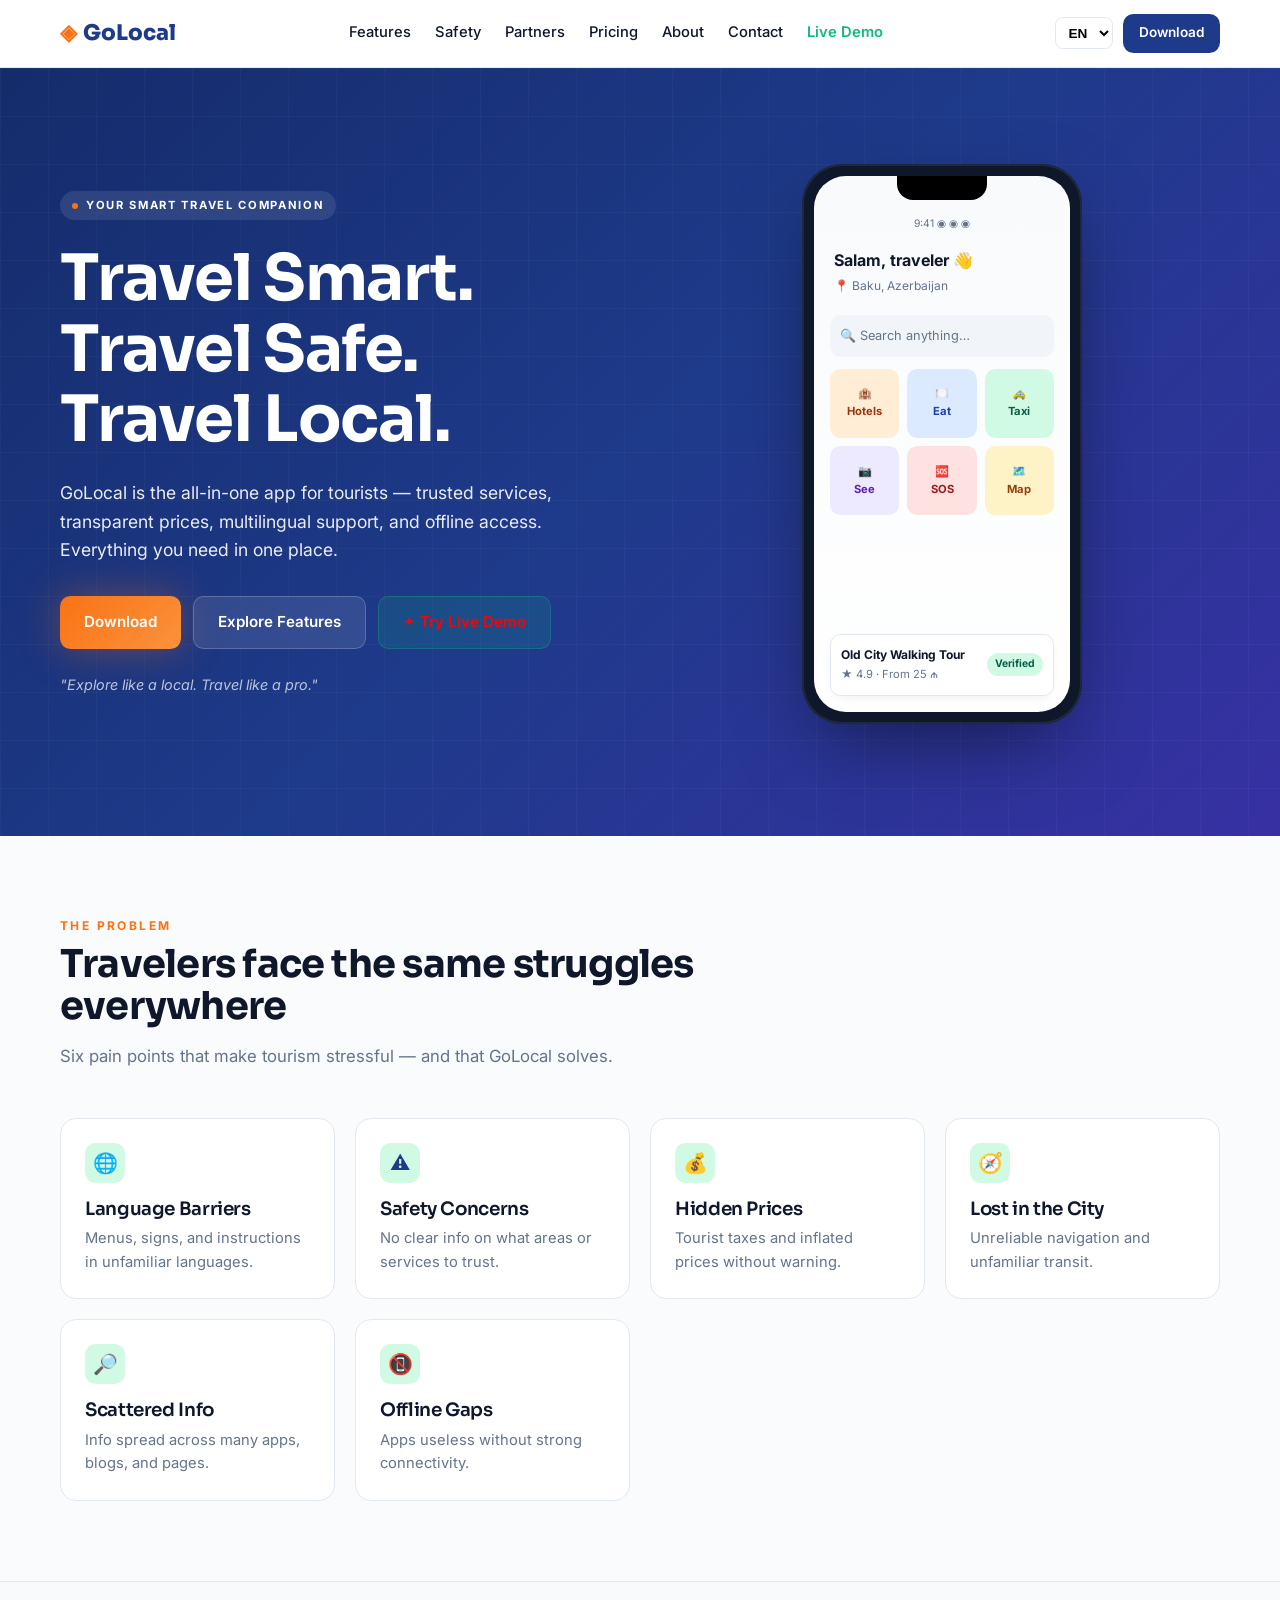
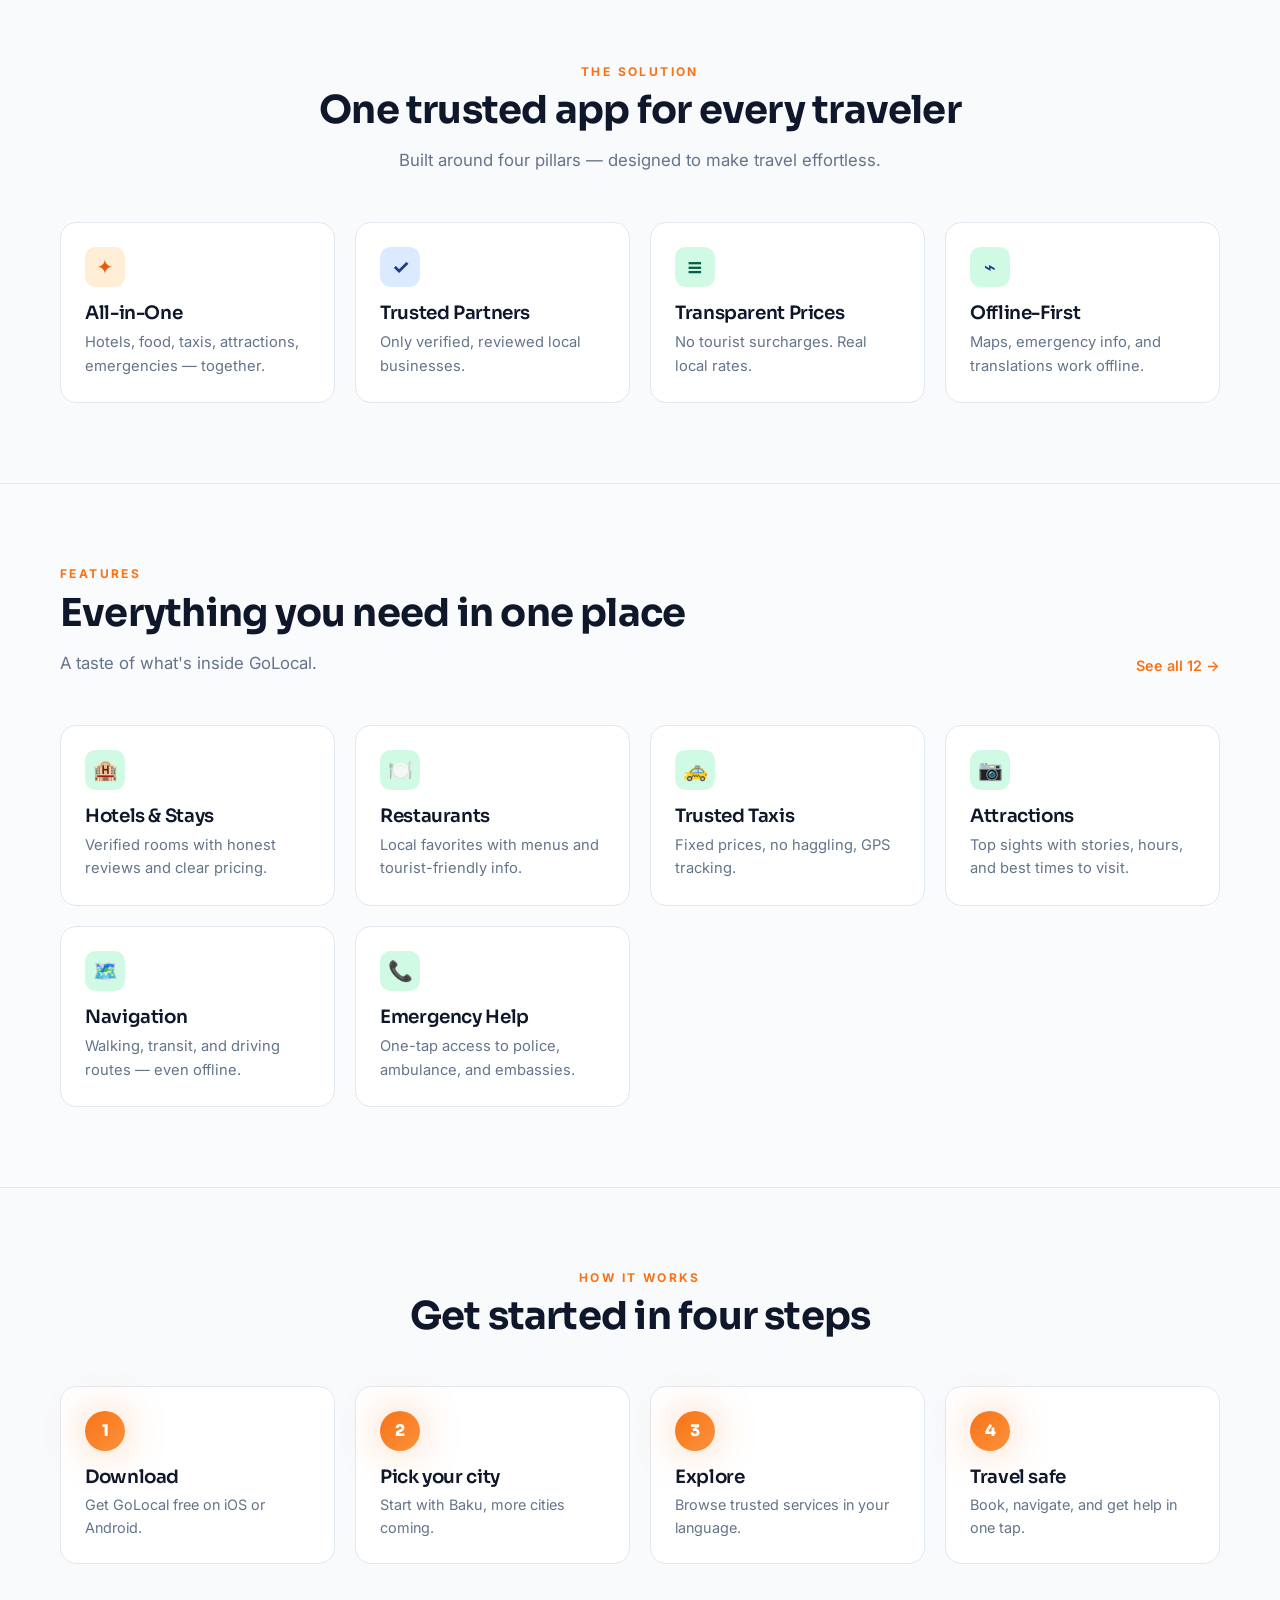
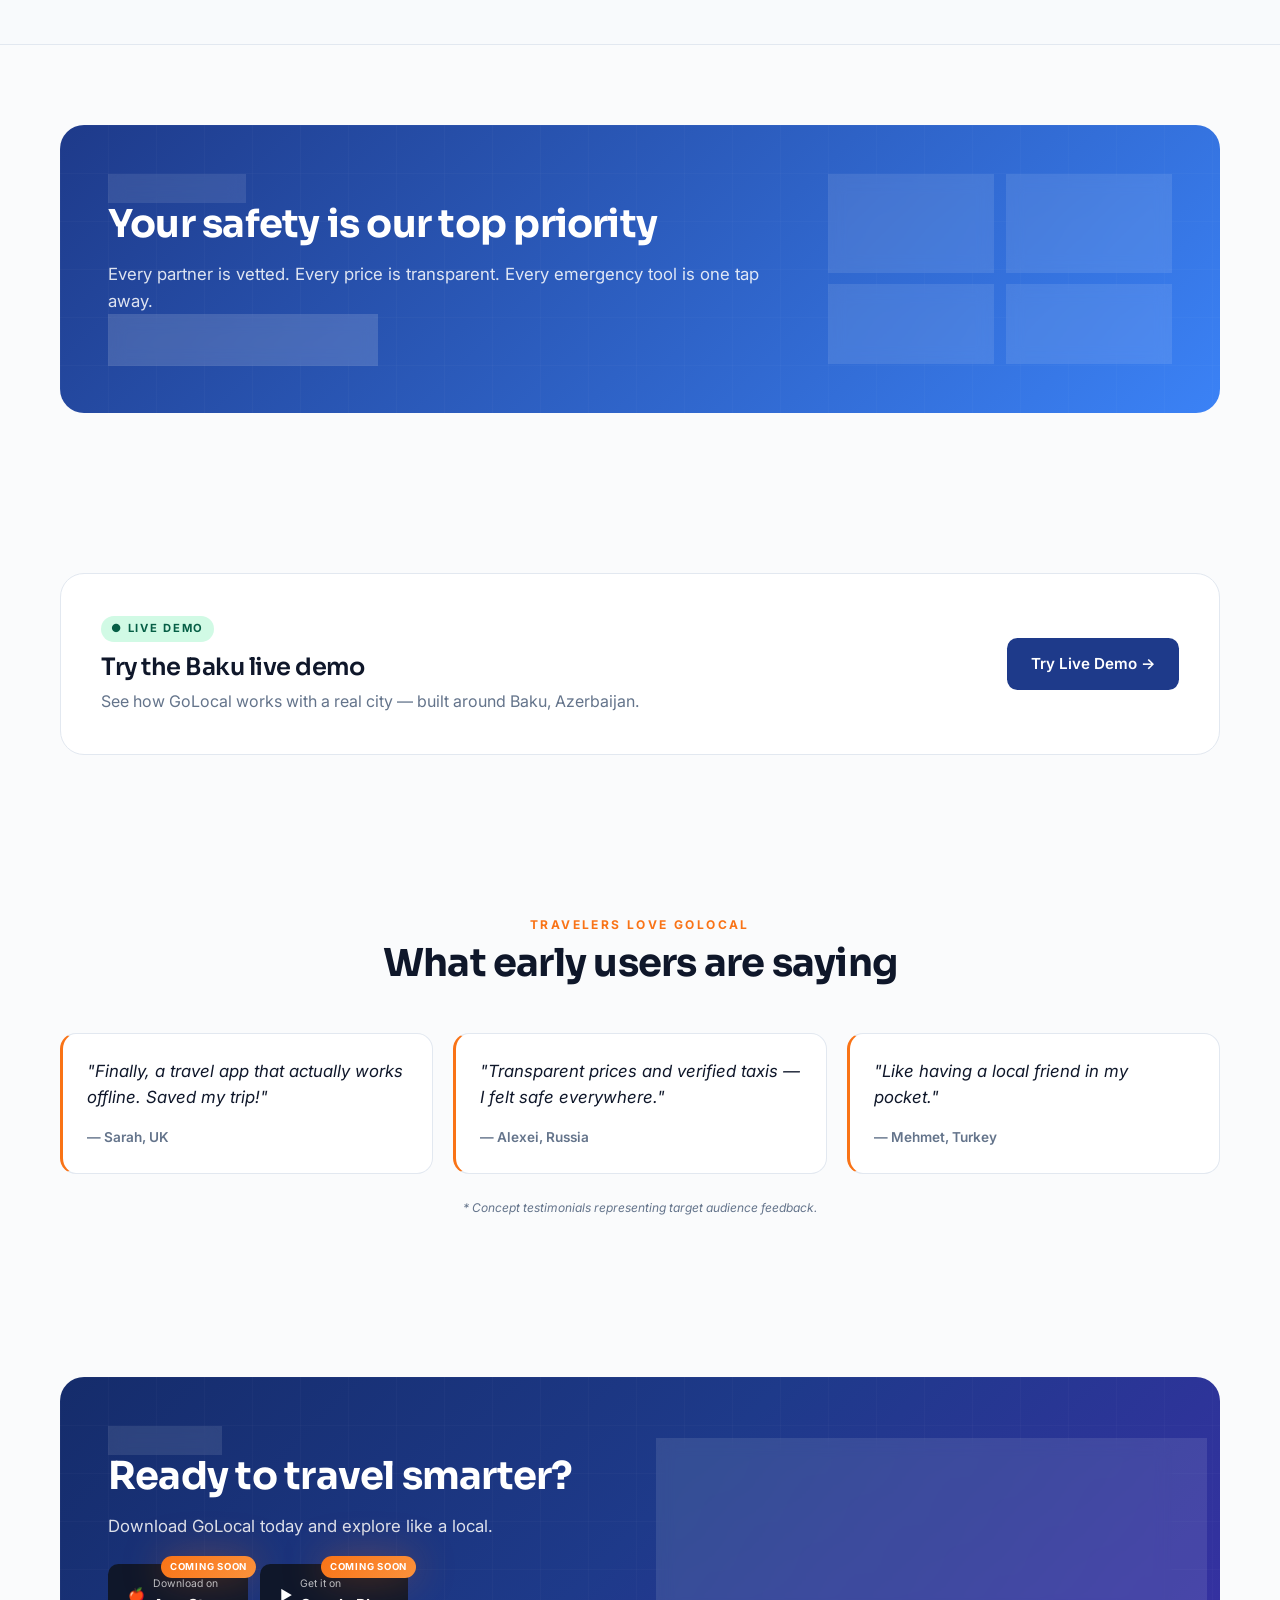
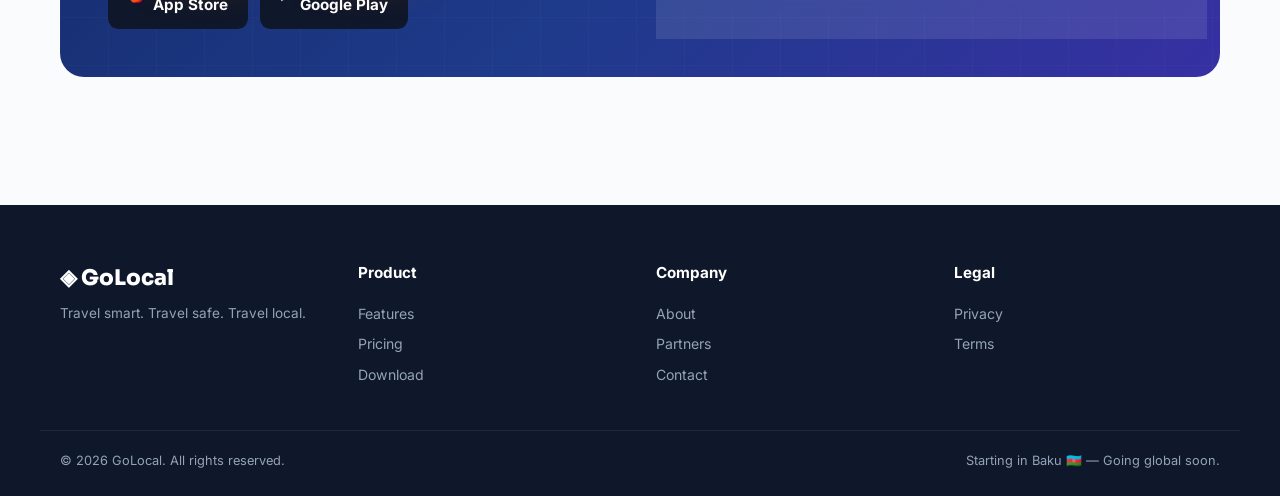
<file: index.html>
<!DOCTYPE html>
<html lang="en">
<head>
<meta charset="UTF-8" />
<meta name="viewport" content="width=device-width, initial-scale=1.0" />
<title>GoLocal — Travel Smart. Travel Safe. Travel Local.</title>
<meta name="description" content="GoLocal is the all-in-one travel assistant for tourists: trusted services, transparent prices, multilingual support, and offline access." />
<meta property="og:title" content="GoLocal — Explore Like a Local" />
<meta property="og:description" content="All-in-one travel app for trusted services and transparent prices." />
<link rel="preconnect" href="https://fonts.googleapis.com">
<link rel="preconnect" href="https://fonts.gstatic.com" crossorigin>
<link href="https://fonts.googleapis.com/css2?family=Sora:wght@500;600;700;800&family=Inter:wght@400;500;600;700&display=swap" rel="stylesheet">
<link rel="stylesheet" href="styles.css" />
</head>
<body>

<!-- HEADER -->
<header class="site-header">
  <div class="container header-inner">
    <a href="index.html" class="logo">
      <span class="logo-mark">◈</span> GoLocal
    </a>
    <nav class="main-nav" id="mainNav">
      <a href="features.html" data-i18n="nav.features">Features</a>
      <a href="safety.html" data-i18n="nav.safety">Safety</a>
      <a href="partners.html" data-i18n="nav.partners">Partners</a>
      <a href="pricing.html" data-i18n="nav.pricing">Pricing</a>
      <a href="about.html" data-i18n="nav.about">About</a>
      <a href="contact.html" data-i18n="nav.contact">Contact</a>
      <a href="demo.html" class="nav-demo" data-i18n="nav.demo">Live Demo</a>
    </nav>
    <div class="header-right">
      <select id="langSwitcher" class="lang-switcher" aria-label="Language">
        <option value="en">EN</option>
        <option value="ru">RU</option>
        <option value="az">AZ</option>
        <option value="tr">TR</option>
      </select>
      <a href="download.html" class="btn btn-primary btn-sm" data-i18n="cta.download">Download</a>
      <button class="menu-toggle" id="menuToggle" aria-label="Menu">☰</button>
    </div>
  </div>
</header>

<!-- HERO -->
<section class="hero">
  <div class="hero-bg"></div>
  <div class="hero-grid"></div>
  <div class="container hero-inner">
    <div class="hero-text">
      <span class="kicker">
        <span class="dot"></span>
        <span data-i18n="hero.kicker">Your smart travel companion</span>
      </span>
      <h1 data-i18n="hero.title">Travel Smart.<br>Travel Safe.<br>Travel Local.</h1>
      <p class="lead" data-i18n="hero.sub">GoLocal is the all-in-one app for tourists — trusted services, transparent prices, multilingual support, and offline access. Everything you need in one place.</p>
      <div class="hero-cta">
        <a href="download.html" class="btn btn-orange" data-i18n="cta.download">Download App →</a>
        <a href="features.html" class="btn btn-ghost" data-i18n="cta.exploreFeatures">Explore Features</a>
        <a href="demo.html" class="btn btn-mint" data-i18n="cta.tryDemo">✦ Try Live Demo</a>
      </div>
      <p class="tagline" data-i18n="hero.tagline">"Explore like a local. Travel like a pro."</p>
    </div>

    <!-- PHONE MOCKUP -->
    <div class="phone-wrap">
      <div class="phone">
        <div class="phone-notch"></div>
        <div class="phone-screen">
          <div class="phone-status">9:41 ◉ ◉ ◉</div>
          <div class="phone-greeting">
            <div class="phone-hi">Salam, traveler 👋</div>
            <div class="phone-loc">📍 Baku, Azerbaijan</div>
          </div>
          <div class="phone-search">🔍 Search anything…</div>
          <div class="phone-grid">
            <div class="tile tile-orange">🏨<br><b>Hotels</b></div>
            <div class="tile tile-blue">🍽️<br><b>Eat</b></div>
            <div class="tile tile-mint">🚕<br><b>Taxi</b></div>
            <div class="tile tile-violet">📷<br><b>See</b></div>
            <div class="tile tile-red">🆘<br><b>SOS</b></div>
            <div class="tile tile-yellow">🗺️<br><b>Map</b></div>
          </div>
          <div class="phone-card">
            <div><b>Old City Walking Tour</b><br><span class="muted">★ 4.9 · From 25 ₼</span></div>
            <span class="badge-ok">Verified</span>
          </div>
        </div>
      </div>
    </div>
  </div>
</section>

<!-- PROBLEM -->
<section class="section">
  <div class="container">
    <div class="section-head">
      <span class="kicker-dark" data-i18n="problem.kicker">The problem</span>
      <h2 data-i18n="problem.title">Travelers face the same struggles everywhere</h2>
      <p class="sub" data-i18n="problem.sub">Six pain points that make tourism stressful — and that GoLocal solves.</p>
    </div>
    <div class="grid-3">
      <div class="card"><div class="card-icon">🌐</div><h3 data-i18n="problem.1.title">Language Barriers</h3><p data-i18n="problem.1.body">Menus, signs, and instructions in unfamiliar languages.</p></div>
      <div class="card"><div class="card-icon">⚠️</div><h3 data-i18n="problem.2.title">Safety Concerns</h3><p data-i18n="problem.2.body">No clear info on what areas or services to trust.</p></div>
      <div class="card"><div class="card-icon">💰</div><h3 data-i18n="problem.3.title">Hidden Prices</h3><p data-i18n="problem.3.body">Tourist taxes and inflated prices without warning.</p></div>
      <div class="card"><div class="card-icon">🧭</div><h3 data-i18n="problem.4.title">Lost in the City</h3><p data-i18n="problem.4.body">Unreliable navigation and unfamiliar transit.</p></div>
      <div class="card"><div class="card-icon">🔎</div><h3 data-i18n="problem.5.title">Scattered Info</h3><p data-i18n="problem.5.body">Info spread across many apps, blogs, and pages.</p></div>
      <div class="card"><div class="card-icon">📵</div><h3 data-i18n="problem.6.title">Offline Gaps</h3><p data-i18n="problem.6.body">Apps useless without strong connectivity.</p></div>
    </div>
  </div>
</section>

<!-- SOLUTION -->
<section class="section section-soft">
  <div class="container">
    <div class="section-head center">
      <span class="kicker-dark" data-i18n="solution.kicker">The solution</span>
      <h2 data-i18n="solution.title">One trusted app for every traveler</h2>
      <p class="sub" data-i18n="solution.sub">Built around four pillars — designed to make travel effortless.</p>
    </div>
    <div class="grid-4">
      <div class="card pill-orange"><div class="card-icon">✦</div><h3 data-i18n="solution.p1.title">All-in-One</h3><p data-i18n="solution.p1.body">Hotels, food, taxis, attractions, emergencies — together.</p></div>
      <div class="card pill-trust"><div class="card-icon">✓</div><h3 data-i18n="solution.p2.title">Trusted Partners</h3><p data-i18n="solution.p2.body">Only verified, reviewed local businesses.</p></div>
      <div class="card pill-mint"><div class="card-icon">≡</div><h3 data-i18n="solution.p3.title">Transparent Prices</h3><p data-i18n="solution.p3.body">No tourist surcharges. Real local rates.</p></div>
      <div class="card"><div class="card-icon">⌁</div><h3 data-i18n="solution.p4.title">Offline-First</h3><p data-i18n="solution.p4.body">Maps, emergency info, and translations work offline.</p></div>
    </div>
  </div>
</section>

<!-- FEATURES -->
<section class="section">
  <div class="container">
    <div class="section-head between">
      <div>
        <span class="kicker-dark" data-i18n="features.kicker">Features</span>
        <h2 data-i18n="features.title">Everything you need in one place</h2>
        <p class="sub" data-i18n="features.sub">A taste of what's inside GoLocal.</p>
      </div>
      <a href="features.html" class="link-accent">See all 12 →</a>
    </div>
    <div class="grid-3">
      <div class="card"><div class="card-icon">🏨</div><h3 data-i18n="feat.hotels">Hotels & Stays</h3><p data-i18n="feat.hotels.body">Verified rooms with honest reviews and clear pricing.</p></div>
      <div class="card"><div class="card-icon">🍽️</div><h3 data-i18n="feat.restaurants">Restaurants</h3><p data-i18n="feat.restaurants.body">Local favorites with menus and tourist-friendly info.</p></div>
      <div class="card"><div class="card-icon">🚕</div><h3 data-i18n="feat.taxis">Trusted Taxis</h3><p data-i18n="feat.taxis.body">Fixed prices, no haggling, GPS tracking.</p></div>
      <div class="card"><div class="card-icon">📷</div><h3 data-i18n="feat.attractions">Attractions</h3><p data-i18n="feat.attractions.body">Top sights with stories, hours, and best times to visit.</p></div>
      <div class="card"><div class="card-icon">🗺️</div><h3 data-i18n="feat.nav">Navigation</h3><p data-i18n="feat.nav.body">Walking, transit, and driving routes — even offline.</p></div>
      <div class="card"><div class="card-icon">📞</div><h3 data-i18n="feat.emergency">Emergency Help</h3><p data-i18n="feat.emergency.body">One-tap access to police, ambulance, and embassies.</p></div>
    </div>
  </div>
</section>

<!-- HOW IT WORKS -->
<section class="section section-soft">
  <div class="container">
    <div class="section-head center">
      <span class="kicker-dark" data-i18n="how.kicker">How it works</span>
      <h2 data-i18n="how.title">Get started in four steps</h2>
    </div>
    <div class="grid-4 steps">
      <div class="step"><div class="step-n">1</div><h3 data-i18n="how.1.title">Download</h3><p data-i18n="how.1.body">Get GoLocal free on iOS or Android.</p></div>
      <div class="step"><div class="step-n">2</div><h3 data-i18n="how.2.title">Pick your city</h3><p data-i18n="how.2.body">Start with Baku, more cities coming.</p></div>
      <div class="step"><div class="step-n">3</div><h3 data-i18n="how.3.title">Explore</h3><p data-i18n="how.3.body">Browse trusted services in your language.</p></div>
      <div class="step"><div class="step-n">4</div><h3 data-i18n="how.4.title">Travel safe</h3><p data-i18n="how.4.body">Book, navigate, and get help in one tap.</p></div>
    </div>
  </div>
</section>

<!-- TRUST BANNER -->
<section class="section">
  <div class="container">
    <div class="trust-banner">
      <div class="trust-grid"></div>
      <div class="trust-inner">
        <div>
          <span class="kicker light" data-i18n="trust.kicker">Built on trust</span>
          <h2 class="light" data-i18n="trust.title">Your safety is our top priority</h2>
          <p class="sub light" data-i18n="trust.sub">Every partner is vetted. Every price is transparent. Every emergency tool is one tap away.</p>
          <a href="safety.html" class="btn btn-glass">Learn how we keep you safe →</a>
        </div>
        <div class="trust-cards">
          <div class="trust-card"><b data-i18n="trust.1.title">Verified Partners</b><span data-i18n="trust.1.body">Manually reviewed businesses</span></div>
          <div class="trust-card"><b data-i18n="trust.2.title">SOS Button</b><span data-i18n="trust.2.body">Emergency help in one tap</span></div>
          <div class="trust-card"><b data-i18n="trust.3.title">Real Reviews</b><span data-i18n="trust.3.body">From verified travelers</span></div>
          <div class="trust-card"><b data-i18n="trust.4.title">Privacy First</b><span data-i18n="trust.4.body">Your data stays yours</span></div>
        </div>
      </div>
    </div>
  </div>
</section>

<!-- DEMO BANNER -->
<section class="section">
  <div class="container">
    <a href="demo.html" class="demo-banner">
      <div>
        <span class="kicker-mint">● Live Demo</span>
        <h3 data-i18n="demo.banner.title">Try the Baku live demo</h3>
        <p data-i18n="demo.banner.body">See how GoLocal works with a real city — built around Baku, Azerbaijan.</p>
      </div>
      <span class="btn btn-primary">Try Live Demo →</span>
    </a>
  </div>
</section>

<!-- TESTIMONIALS -->
<section class="section">
  <div class="container">
    <div class="section-head center">
      <span class="kicker-dark" data-i18n="test.kicker">Travelers love GoLocal</span>
      <h2 data-i18n="test.title">What early users are saying</h2>
    </div>
    <div class="grid-3">
      <div class="quote">"Finally, a travel app that actually works offline. Saved my trip!"<span>— Sarah, UK</span></div>
      <div class="quote">"Transparent prices and verified taxis — I felt safe everywhere."<span>— Alexei, Russia</span></div>
      <div class="quote">"Like having a local friend in my pocket."<span>— Mehmet, Turkey</span></div>
    </div>
    <p class="disclaimer">* Concept testimonials representing target audience feedback.</p>
  </div>
</section>

<!-- DOWNLOAD CTA -->
<section class="section">
  <div class="container">
    <div class="cta-banner">
      <div class="cta-grid"></div>
      <div class="cta-inner">
        <div>
          <span class="kicker light" data-i18n="download.kicker">Get the app</span>
          <h2 class="light" data-i18n="download.title">Ready to travel smarter?</h2>
          <p class="sub light" data-i18n="download.sub">Download GoLocal today and explore like a local.</p>
          <div class="store-buttons">
            <div class="store-btn"><span class="ribbon">Coming Soon</span> 🍎 <div><small>Download on</small><b>App Store</b></div></div>
            <div class="store-btn"><span class="ribbon">Coming Soon</span> ▶ <div><small>Get it on</small><b>Google Play</b></div></div>
          </div>
        </div>
        <div class="waitlist">
          <b data-i18n="cta.joinWaitlist">Join the waitlist</b>
          <p>We'll email you the moment GoLocal goes live.</p>
          <form id="waitlistForm">
            <input type="email" required placeholder="you@email.com" />
            <button type="submit" class="btn btn-orange">Join</button>
          </form>
          <span class="form-msg" id="waitlistMsg"></span>
        </div>
      </div>
    </div>
  </div>
</section>

<!-- FOOTER -->
<footer class="site-footer">
  <div class="container footer-grid">
    <div>
      <div class="logo logo-light">◈ GoLocal</div>
      <p class="footer-tag">Travel smart. Travel safe. Travel local.</p>
    </div>
    <div>
      <b>Product</b>
      <a href="features.html">Features</a>
      <a href="pricing.html">Pricing</a>
      <a href="download.html">Download</a>
    </div>
    <div>
      <b>Company</b>
      <a href="about.html">About</a>
      <a href="partners.html">Partners</a>
      <a href="contact.html">Contact</a>
    </div>
    <div>
      <b>Legal</b>
      <a href="privacy.html">Privacy</a>
      <a href="terms.html">Terms</a>
    </div>
  </div>
  <div class="container footer-bottom">
    <span>© 2026 GoLocal. All rights reserved.</span>
    <span>Starting in Baku 🇦🇿 — Going global soon.</span>
  </div>
</footer>

<script src="i18n.js"></script>
<script src="main.js"></script>
</body>
</html>
</file>
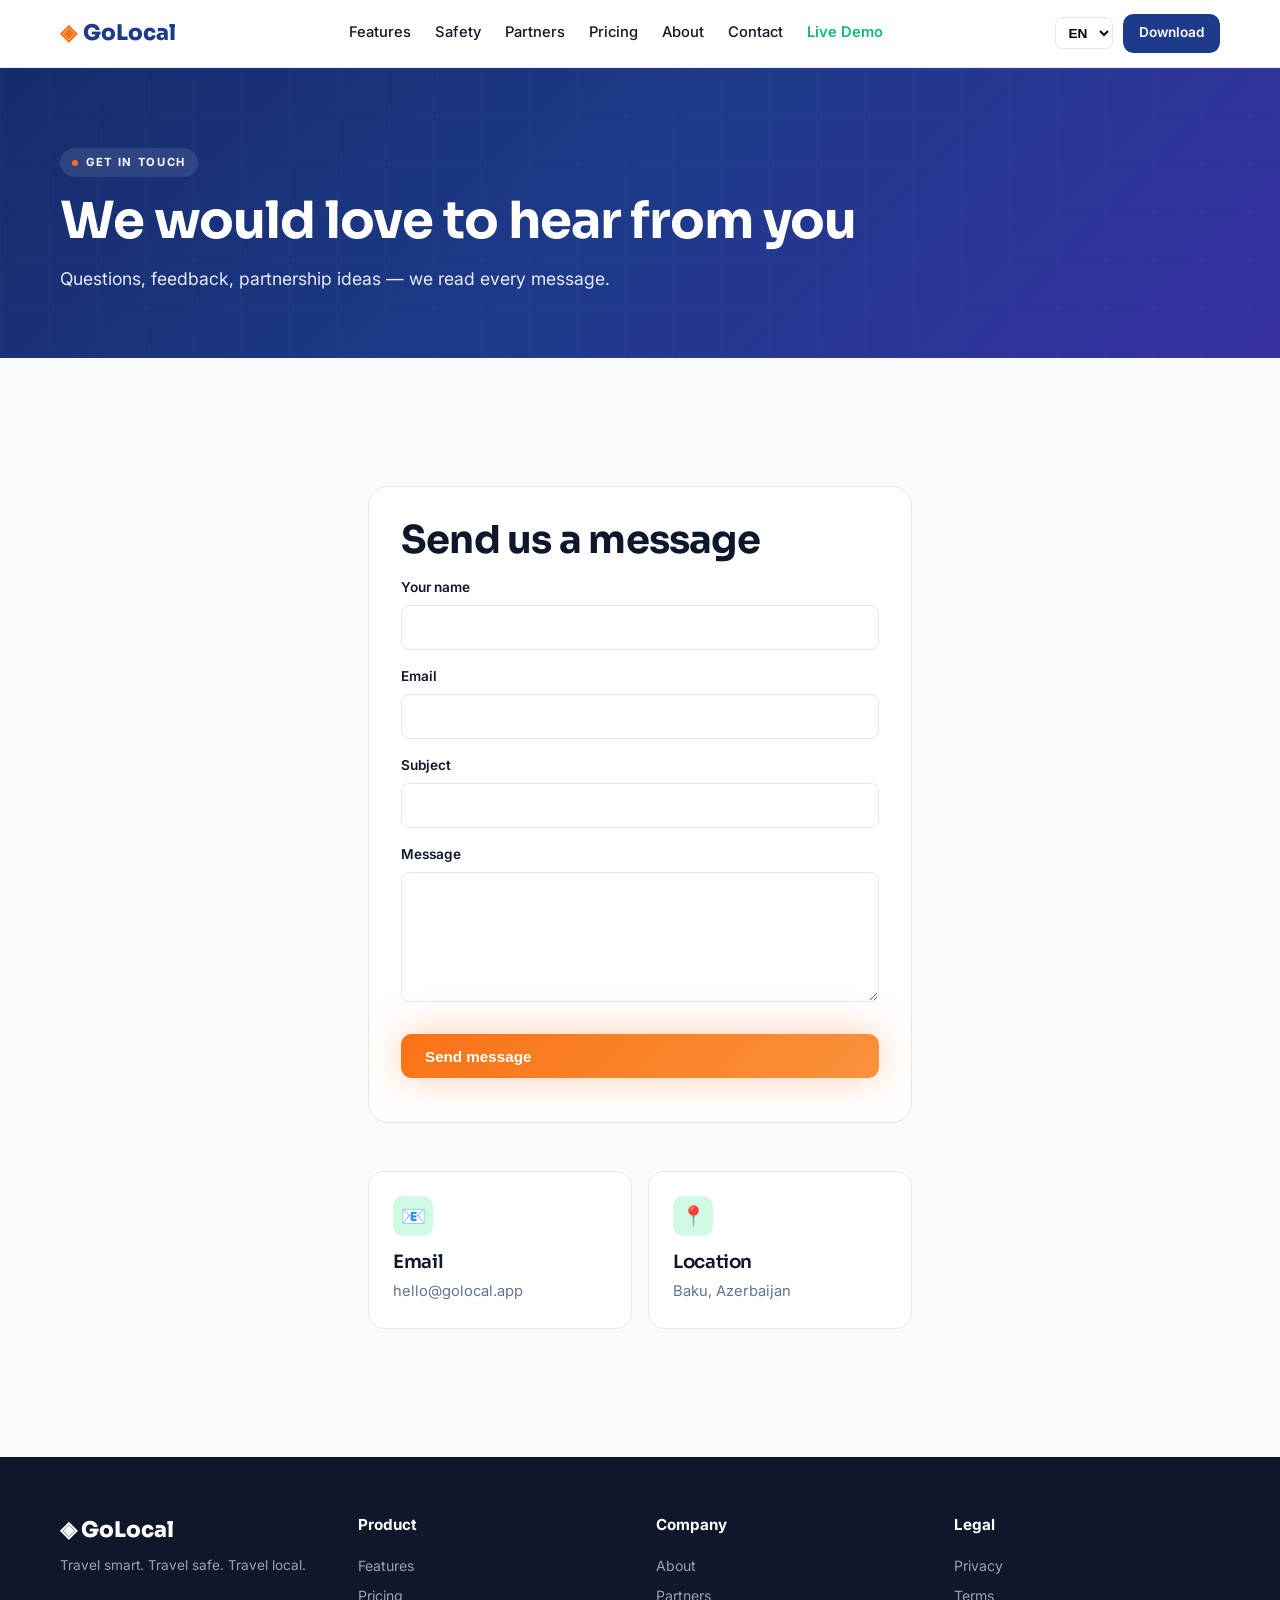
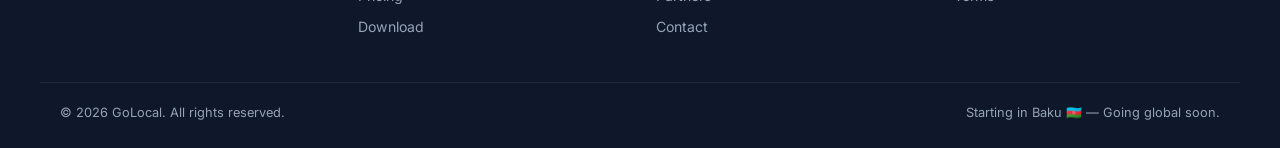
<file: contact.html>
<!DOCTYPE html><html lang="en"><head><meta charset="UTF-8"/><meta name="viewport" content="width=device-width,initial-scale=1.0"/><title>Contact — GoLocal</title><link rel="preconnect" href="https://fonts.googleapis.com"><link rel="preconnect" href="https://fonts.gstatic.com" crossorigin><link href="https://fonts.googleapis.com/css2?family=Sora:wght@500;600;700;800&family=Inter:wght@400;500;600;700&display=swap" rel="stylesheet"><link rel="stylesheet" href="styles.css"/></head><body><header class="site-header"><div class="container header-inner"><a href="index.html" class="logo"><span class="logo-mark">◈</span> GoLocal</a><nav class="main-nav" id="mainNav"><a href="features.html" data-i18n="nav.features">Features</a><a href="safety.html" data-i18n="nav.safety">Safety</a><a href="partners.html" data-i18n="nav.partners">Partners</a><a href="pricing.html" data-i18n="nav.pricing">Pricing</a><a href="about.html" data-i18n="nav.about">About</a><a href="contact.html" data-i18n="nav.contact">Contact</a><a href="demo.html" class="nav-demo" data-i18n="nav.demo">Live Demo</a></nav><div class="header-right"><select id="langSwitcher" class="lang-switcher"><option value="en">EN</option><option value="ru">RU</option><option value="az">AZ</option><option value="tr">TR</option></select><a href="download.html" class="btn btn-primary btn-sm" data-i18n="cta.download">Download</a><button class="menu-toggle" id="menuToggle">☰</button></div></div></header>
<section class="page-hero"><div class="container"><span class="kicker"><span class="dot"></span>Get in touch</span><h1>We would love to hear from you</h1><p>Questions, feedback, partnership ideas — we read every message.</p></div></section>
<section class="section"><div class="container">
<div class="form-wrap"><h2 style="margin-bottom:1rem">Send us a message</h2>
<form class="demo-form">
<label>Your name</label><input type="text" required>
<label>Email</label><input type="email" required>
<label>Subject</label><input type="text" required>
<label>Message</label><textarea required></textarea>
<button type="submit" class="btn btn-orange">Send message</button>
<span class="form-msg"></span>
</form></div>
<div style="display:grid;grid-template-columns:repeat(auto-fit,minmax(220px,1fr));gap:1rem;max-width:34rem;margin:2rem auto 0">
<div class="card"><div class="card-icon">📧</div><h3>Email</h3><p>hello@golocal.app</p></div>
<div class="card"><div class="card-icon">📍</div><h3>Location</h3><p>Baku, Azerbaijan</p></div>
</div>
</div></section><footer class="site-footer"><div class="container footer-grid"><div><div class="logo logo-light">◈ GoLocal</div><p class="footer-tag">Travel smart. Travel safe. Travel local.</p></div><div><b>Product</b><a href="features.html">Features</a><a href="pricing.html">Pricing</a><a href="download.html">Download</a></div><div><b>Company</b><a href="about.html">About</a><a href="partners.html">Partners</a><a href="contact.html">Contact</a></div><div><b>Legal</b><a href="privacy.html">Privacy</a><a href="terms.html">Terms</a></div></div><div class="container footer-bottom"><span>© 2026 GoLocal. All rights reserved.</span><span>Starting in Baku 🇦🇿 — Going global soon.</span></div></footer><script src="i18n.js"></script><script src="main.js"></script></body></html>
</file>
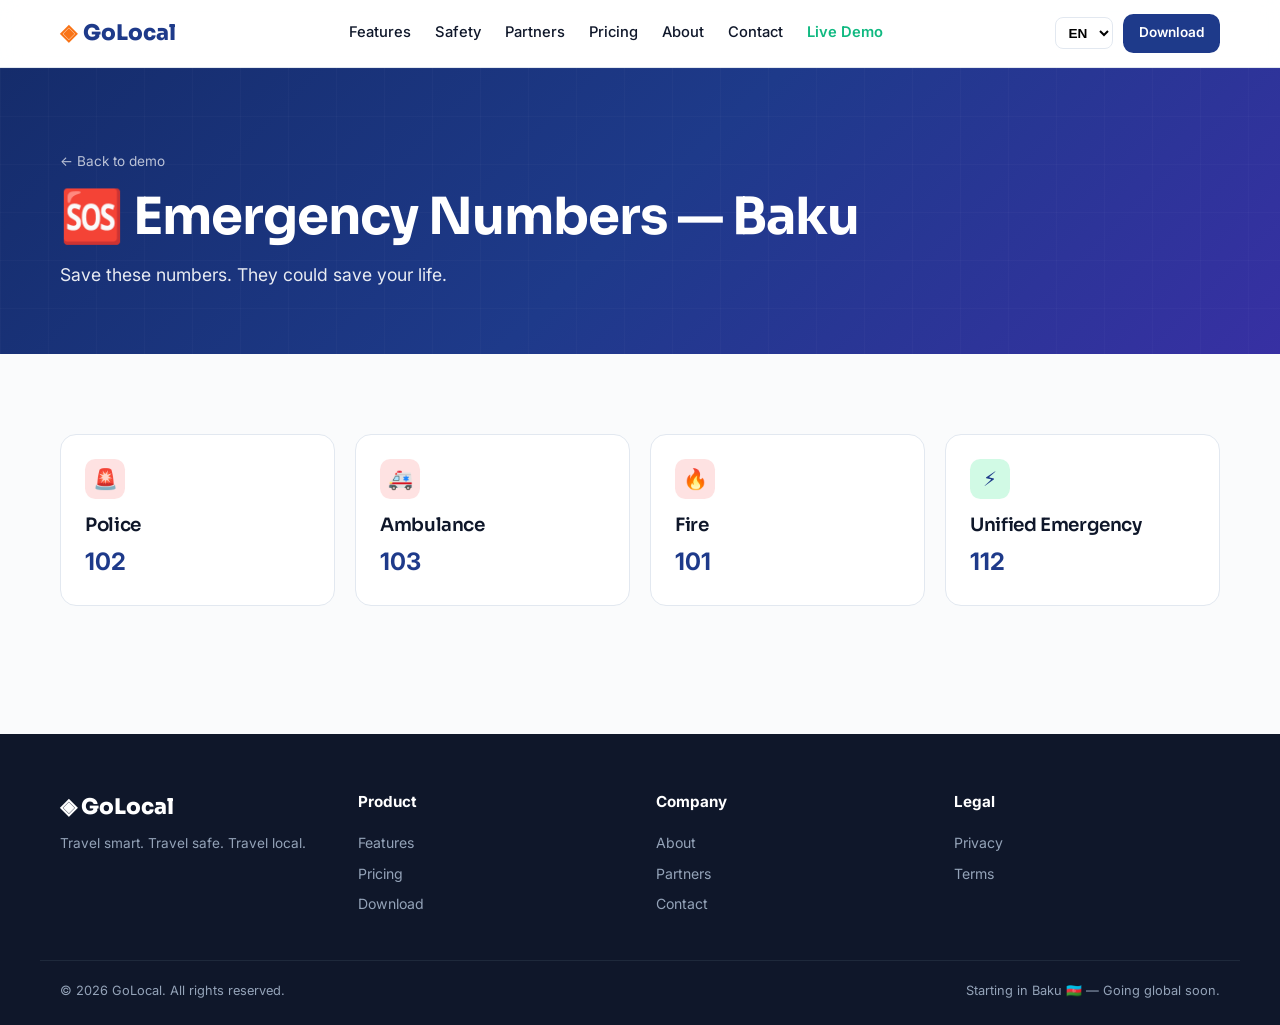
<file: demo-emergency.html>
<!DOCTYPE html><html lang="en"><head><meta charset="UTF-8"/><meta name="viewport" content="width=device-width,initial-scale=1.0"/><title>Emergency — Demo — GoLocal</title><link rel="preconnect" href="https://fonts.googleapis.com"><link rel="preconnect" href="https://fonts.gstatic.com" crossorigin><link href="https://fonts.googleapis.com/css2?family=Sora:wght@500;600;700;800&family=Inter:wght@400;500;600;700&display=swap" rel="stylesheet"><link rel="stylesheet" href="styles.css"/></head><body><header class="site-header"><div class="container header-inner"><a href="index.html" class="logo"><span class="logo-mark">◈</span> GoLocal</a><nav class="main-nav" id="mainNav"><a href="features.html" data-i18n="nav.features">Features</a><a href="safety.html" data-i18n="nav.safety">Safety</a><a href="partners.html" data-i18n="nav.partners">Partners</a><a href="pricing.html" data-i18n="nav.pricing">Pricing</a><a href="about.html" data-i18n="nav.about">About</a><a href="contact.html" data-i18n="nav.contact">Contact</a><a href="demo.html" class="nav-demo" data-i18n="nav.demo">Live Demo</a></nav><div class="header-right"><select id="langSwitcher" class="lang-switcher"><option value="en">EN</option><option value="ru">RU</option><option value="az">AZ</option><option value="tr">TR</option></select><a href="download.html" class="btn btn-primary btn-sm" data-i18n="cta.download">Download</a><button class="menu-toggle" id="menuToggle">☰</button></div></div></header>
<section class="page-hero"><div class="container"><a href="demo.html" style="opacity:.7;font-size:.85rem">← Back to demo</a><h1 style="margin-top:1rem">🆘 Emergency Numbers — Baku</h1><p>Save these numbers. They could save your life.</p></div></section>
<section class="section"><div class="container"><div class="grid-3">
<div class="card"><div class="card-icon" style="background:#FEE2E2;color:#991B1B">🚨</div><h3>Police</h3><p style="font-size:1.5rem;font-weight:700;color:var(--trust)">102</p></div>
<div class="card"><div class="card-icon" style="background:#FEE2E2;color:#991B1B">🚑</div><h3>Ambulance</h3><p style="font-size:1.5rem;font-weight:700;color:var(--trust)">103</p></div>
<div class="card"><div class="card-icon" style="background:#FEE2E2;color:#991B1B">🔥</div><h3>Fire</h3><p style="font-size:1.5rem;font-weight:700;color:var(--trust)">101</p></div>
<div class="card"><div class="card-icon">⚡</div><h3>Unified Emergency</h3><p style="font-size:1.5rem;font-weight:700;color:var(--trust)">112</p></div>
</div></div></section><footer class="site-footer"><div class="container footer-grid"><div><div class="logo logo-light">◈ GoLocal</div><p class="footer-tag">Travel smart. Travel safe. Travel local.</p></div><div><b>Product</b><a href="features.html">Features</a><a href="pricing.html">Pricing</a><a href="download.html">Download</a></div><div><b>Company</b><a href="about.html">About</a><a href="partners.html">Partners</a><a href="contact.html">Contact</a></div><div><b>Legal</b><a href="privacy.html">Privacy</a><a href="terms.html">Terms</a></div></div><div class="container footer-bottom"><span>© 2026 GoLocal. All rights reserved.</span><span>Starting in Baku 🇦🇿 — Going global soon.</span></div></footer><script src="i18n.js"></script><script src="main.js"></script></body></html>
</file>
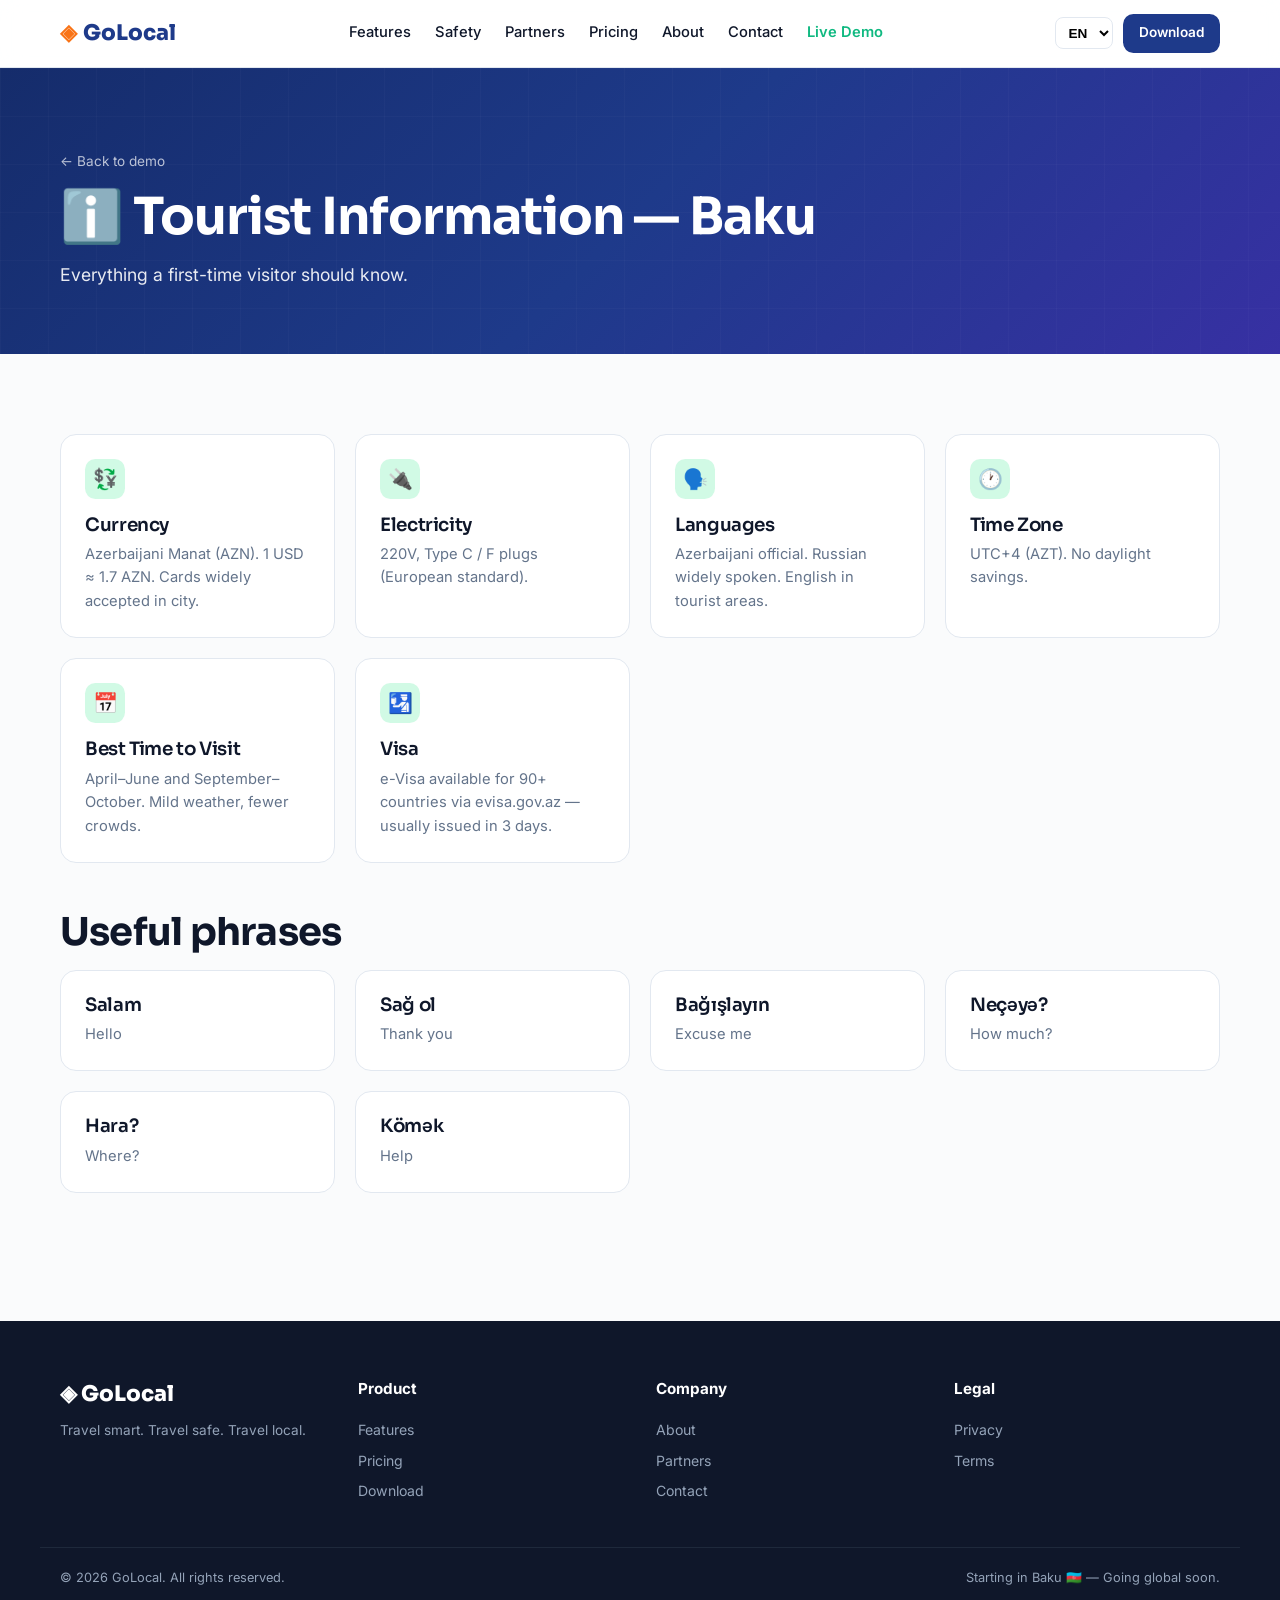
<file: demo-info.html>
<!DOCTYPE html><html lang="en"><head><meta charset="UTF-8"/><meta name="viewport" content="width=device-width,initial-scale=1.0"/><title>Tourist Info — Demo — GoLocal</title><link rel="preconnect" href="https://fonts.googleapis.com"><link rel="preconnect" href="https://fonts.gstatic.com" crossorigin><link href="https://fonts.googleapis.com/css2?family=Sora:wght@500;600;700;800&family=Inter:wght@400;500;600;700&display=swap" rel="stylesheet"><link rel="stylesheet" href="styles.css"/></head><body><header class="site-header"><div class="container header-inner"><a href="index.html" class="logo"><span class="logo-mark">◈</span> GoLocal</a><nav class="main-nav" id="mainNav"><a href="features.html" data-i18n="nav.features">Features</a><a href="safety.html" data-i18n="nav.safety">Safety</a><a href="partners.html" data-i18n="nav.partners">Partners</a><a href="pricing.html" data-i18n="nav.pricing">Pricing</a><a href="about.html" data-i18n="nav.about">About</a><a href="contact.html" data-i18n="nav.contact">Contact</a><a href="demo.html" class="nav-demo" data-i18n="nav.demo">Live Demo</a></nav><div class="header-right"><select id="langSwitcher" class="lang-switcher"><option value="en">EN</option><option value="ru">RU</option><option value="az">AZ</option><option value="tr">TR</option></select><a href="download.html" class="btn btn-primary btn-sm" data-i18n="cta.download">Download</a><button class="menu-toggle" id="menuToggle">☰</button></div></div></header>
<section class="page-hero"><div class="container"><a href="demo.html" style="opacity:.7;font-size:.85rem">← Back to demo</a><h1 style="margin-top:1rem">ℹ️ Tourist Information — Baku</h1><p>Everything a first-time visitor should know.</p></div></section>
<section class="section"><div class="container"><div class="grid-3">
<div class="card"><div class="card-icon">💱</div><h3>Currency</h3><p>Azerbaijani Manat (AZN). 1 USD ≈ 1.7 AZN. Cards widely accepted in city.</p></div>
<div class="card"><div class="card-icon">🔌</div><h3>Electricity</h3><p>220V, Type C / F plugs (European standard).</p></div>
<div class="card"><div class="card-icon">🗣️</div><h3>Languages</h3><p>Azerbaijani official. Russian widely spoken. English in tourist areas.</p></div>
<div class="card"><div class="card-icon">🕐</div><h3>Time Zone</h3><p>UTC+4 (AZT). No daylight savings.</p></div>
<div class="card"><div class="card-icon">📅</div><h3>Best Time to Visit</h3><p>April–June and September–October. Mild weather, fewer crowds.</p></div>
<div class="card"><div class="card-icon">🛂</div><h3>Visa</h3><p>e-Visa available for 90+ countries via evisa.gov.az — usually issued in 3 days.</p></div>
</div>
<h2 style="margin-top:3rem;margin-bottom:1rem">Useful phrases</h2>
<div class="grid-3">
<div class="card"><h3>Salam</h3><p>Hello</p></div>
<div class="card"><h3>Sağ ol</h3><p>Thank you</p></div>
<div class="card"><h3>Bağışlayın</h3><p>Excuse me</p></div>
<div class="card"><h3>Neçəyə?</h3><p>How much?</p></div>
<div class="card"><h3>Hara?</h3><p>Where?</p></div>
<div class="card"><h3>Kömək</h3><p>Help</p></div>
</div>
</div></section><footer class="site-footer"><div class="container footer-grid"><div><div class="logo logo-light">◈ GoLocal</div><p class="footer-tag">Travel smart. Travel safe. Travel local.</p></div><div><b>Product</b><a href="features.html">Features</a><a href="pricing.html">Pricing</a><a href="download.html">Download</a></div><div><b>Company</b><a href="about.html">About</a><a href="partners.html">Partners</a><a href="contact.html">Contact</a></div><div><b>Legal</b><a href="privacy.html">Privacy</a><a href="terms.html">Terms</a></div></div><div class="container footer-bottom"><span>© 2026 GoLocal. All rights reserved.</span><span>Starting in Baku 🇦🇿 — Going global soon.</span></div></footer><script src="i18n.js"></script><script src="main.js"></script></body></html>
</file>
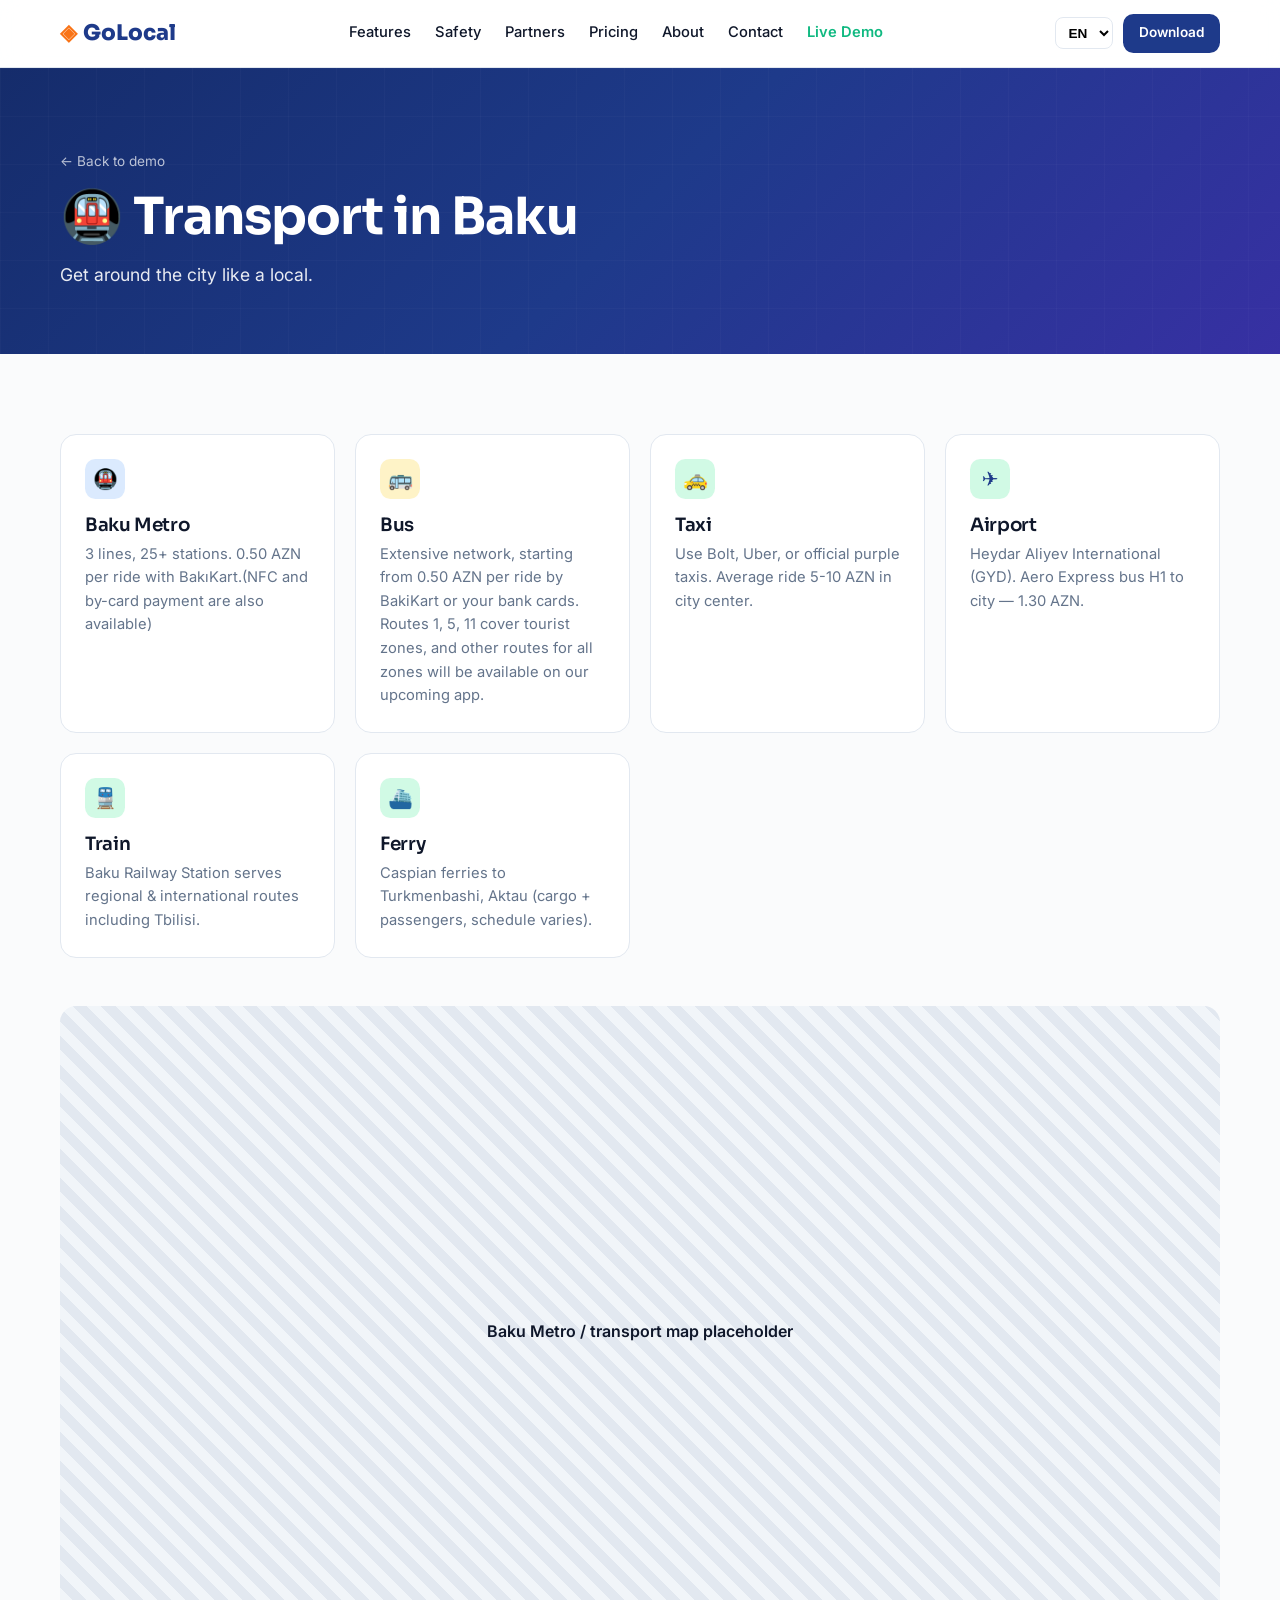
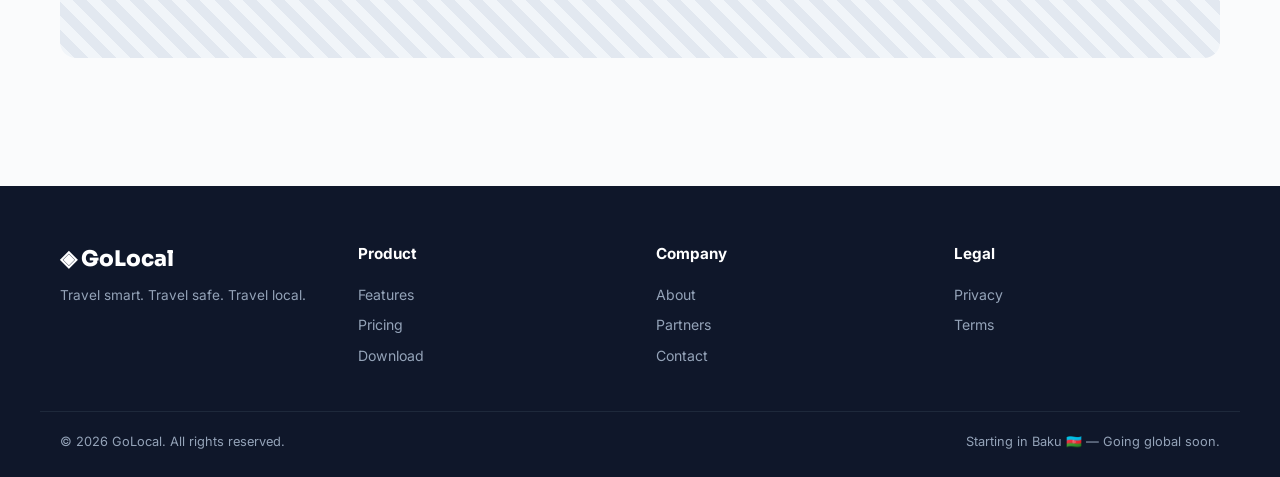
<file: demo-transport.html>
<!DOCTYPE html><html lang="en"><head><meta charset="UTF-8"/><meta name="viewport" content="width=device-width,initial-scale=1.0"/><title>Transport — Demo — GoLocal</title><link rel="preconnect" href="https://fonts.googleapis.com"><link rel="preconnect" href="https://fonts.gstatic.com" crossorigin><link href="https://fonts.googleapis.com/css2?family=Sora:wght@500;600;700;800&family=Inter:wght@400;500;600;700&display=swap" rel="stylesheet"><link rel="stylesheet" href="styles.css"/></head><body><header class="site-header"><div class="container header-inner"><a href="index.html" class="logo"><span class="logo-mark">◈</span> GoLocal</a><nav class="main-nav" id="mainNav"><a href="features.html" data-i18n="nav.features">Features</a><a href="safety.html" data-i18n="nav.safety">Safety</a><a href="partners.html" data-i18n="nav.partners">Partners</a><a href="pricing.html" data-i18n="nav.pricing">Pricing</a><a href="about.html" data-i18n="nav.about">About</a><a href="contact.html" data-i18n="nav.contact">Contact</a><a href="demo.html" class="nav-demo" data-i18n="nav.demo">Live Demo</a></nav><div class="header-right"><select id="langSwitcher" class="lang-switcher"><option value="en">EN</option><option value="ru">RU</option><option value="az">AZ</option><option value="tr">TR</option></select><a href="download.html" class="btn btn-primary btn-sm" data-i18n="cta.download">Download</a><button class="menu-toggle" id="menuToggle">☰</button></div></div></header>
<section class="page-hero"><div class="container"><a href="demo.html" style="opacity:.7;font-size:.85rem">← Back to demo</a><h1 style="margin-top:1rem">🚇 Transport in Baku</h1><p>Get around the city like a local.</p></div></section>
<section class="section"><div class="container"><div class="grid-3">
<div class="card"><div class="card-icon" style="background:#DBEAFE;color:#1E40AF">🚇</div><h3>Baku Metro</h3><p>3 lines, 25+ stations. 0.50 AZN per ride with BakıKart.(NFC and by-card payment are also available)</p></div>
<div class="card"><div class="card-icon" style="background:#FEF3C7;color:#92400E">🚌</div><h3>Bus</h3><p>Extensive network, starting from 0.50 AZN per ride by BakiKart or your bank cards. Routes 1, 5, 11 cover tourist zones, and other routes for all zones will be available on our upcoming app.</p></div>
<div class="card"><div class="card-icon" style="background:#D1FAE5;color:#065F46">🚕</div><h3>Taxi</h3><p>Use Bolt, Uber, or official purple taxis. Average ride 5-10 AZN in city center.</p></div>
<div class="card"><div class="card-icon">✈️</div><h3>Airport</h3><p>Heydar Aliyev International (GYD). Aero Express bus H1 to city — 1.30 AZN.</p></div>
<div class="card"><div class="card-icon">🚆</div><h3>Train</h3><p>Baku Railway Station serves regional & international routes including Tbilisi.</p></div>
<div class="card"><div class="card-icon">⛴️</div><h3>Ferry</h3><p>Caspian ferries to Turkmenbashi, Aktau (cargo + passengers, schedule varies).</p></div>
</div>
<div class="photo-placeholder" style="margin-top:3rem">Baku Metro / transport map placeholder</div>
</div></section><footer class="site-footer"><div class="container footer-grid"><div><div class="logo logo-light">◈ GoLocal</div><p class="footer-tag">Travel smart. Travel safe. Travel local.</p></div><div><b>Product</b><a href="features.html">Features</a><a href="pricing.html">Pricing</a><a href="download.html">Download</a></div><div><b>Company</b><a href="about.html">About</a><a href="partners.html">Partners</a><a href="contact.html">Contact</a></div><div><b>Legal</b><a href="privacy.html">Privacy</a><a href="terms.html">Terms</a></div></div><div class="container footer-bottom"><span>© 2026 GoLocal. All rights reserved.</span><span>Starting in Baku 🇦🇿 — Going global soon.</span></div></footer><script src="i18n.js"></script><script src="main.js"></script></body></html>
</file>
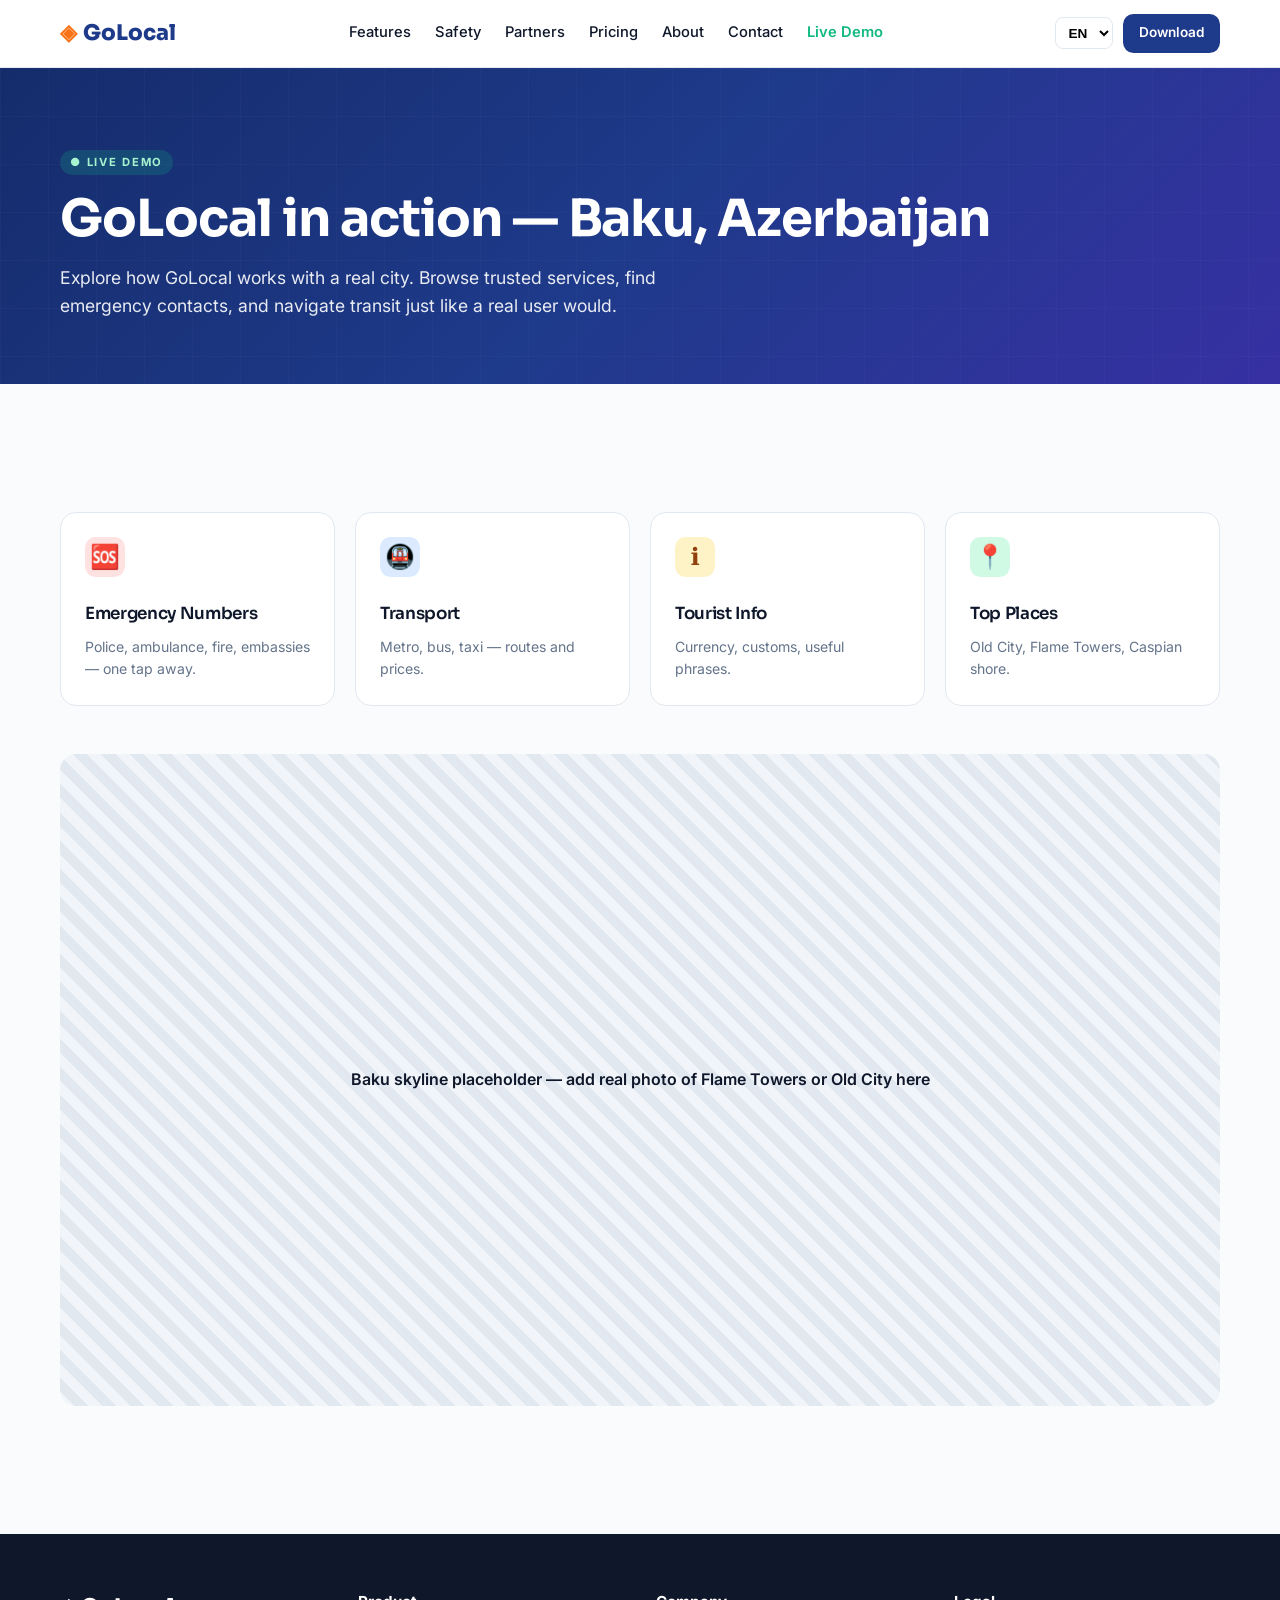
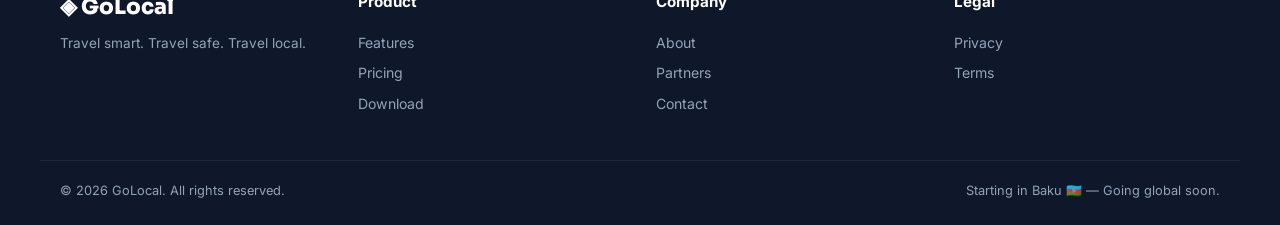
<file: demo.html>
<!DOCTYPE html><html lang="en"><head><meta charset="UTF-8"/><meta name="viewport" content="width=device-width,initial-scale=1.0"/><title>Live Demo — Baku — GoLocal</title><link rel="preconnect" href="https://fonts.googleapis.com"><link rel="preconnect" href="https://fonts.gstatic.com" crossorigin><link href="https://fonts.googleapis.com/css2?family=Sora:wght@500;600;700;800&family=Inter:wght@400;500;600;700&display=swap" rel="stylesheet"><link rel="stylesheet" href="styles.css"/></head><body><header class="site-header"><div class="container header-inner"><a href="index.html" class="logo"><span class="logo-mark">◈</span> GoLocal</a><nav class="main-nav" id="mainNav"><a href="features.html" data-i18n="nav.features">Features</a><a href="safety.html" data-i18n="nav.safety">Safety</a><a href="partners.html" data-i18n="nav.partners">Partners</a><a href="pricing.html" data-i18n="nav.pricing">Pricing</a><a href="about.html" data-i18n="nav.about">About</a><a href="contact.html" data-i18n="nav.contact">Contact</a><a href="demo.html" class="nav-demo" data-i18n="nav.demo">Live Demo</a></nav><div class="header-right"><select id="langSwitcher" class="lang-switcher"><option value="en">EN</option><option value="ru">RU</option><option value="az">AZ</option><option value="tr">TR</option></select><a href="download.html" class="btn btn-primary btn-sm" data-i18n="cta.download">Download</a><button class="menu-toggle" id="menuToggle">☰</button></div></div></header>
<section class="page-hero"><div class="container"><span class="kicker-mint" style="background:rgba(16,185,129,.2);color:#A7F3D0">● Live Demo</span><h1 style="margin-top:1rem">GoLocal in action — Baku, Azerbaijan</h1><p>Explore how GoLocal works with a real city. Browse trusted services, find emergency contacts, and navigate transit just like a real user would.</p></div></section>
<section class="section"><div class="container"><div class="demo-grid">
<a href="demo-emergency.html" class="demo-card"><div class="card-icon" style="background:#FEE2E2;color:#991B1B">🆘</div><h3>Emergency Numbers</h3><p>Police, ambulance, fire, embassies — one tap away.</p></a>
<a href="demo-transport.html" class="demo-card"><div class="card-icon" style="background:#DBEAFE;color:#1E40AF">🚇</div><h3>Transport</h3><p>Metro, bus, taxi — routes and prices.</p></a>
<a href="demo-info.html" class="demo-card"><div class="card-icon" style="background:#FEF3C7;color:#92400E">ℹ️</div><h3>Tourist Info</h3><p>Currency, customs, useful phrases.</p></a>
<a href="demo-places.html" class="demo-card"><div class="card-icon" style="background:#D1FAE5;color:#065F46">📍</div><h3>Top Places</h3><p>Old City, Flame Towers, Caspian shore.</p></a>
</div>
<div class="photo-placeholder" style="margin-top:3rem">Baku skyline placeholder — add real photo of Flame Towers or Old City here</div>
</div></section><footer class="site-footer"><div class="container footer-grid"><div><div class="logo logo-light">◈ GoLocal</div><p class="footer-tag">Travel smart. Travel safe. Travel local.</p></div><div><b>Product</b><a href="features.html">Features</a><a href="pricing.html">Pricing</a><a href="download.html">Download</a></div><div><b>Company</b><a href="about.html">About</a><a href="partners.html">Partners</a><a href="contact.html">Contact</a></div><div><b>Legal</b><a href="privacy.html">Privacy</a><a href="terms.html">Terms</a></div></div><div class="container footer-bottom"><span>© 2026 GoLocal. All rights reserved.</span><span>Starting in Baku 🇦🇿 — Going global soon.</span></div></footer><script src="i18n.js"></script><script src="main.js"></script></body></html>
</file>
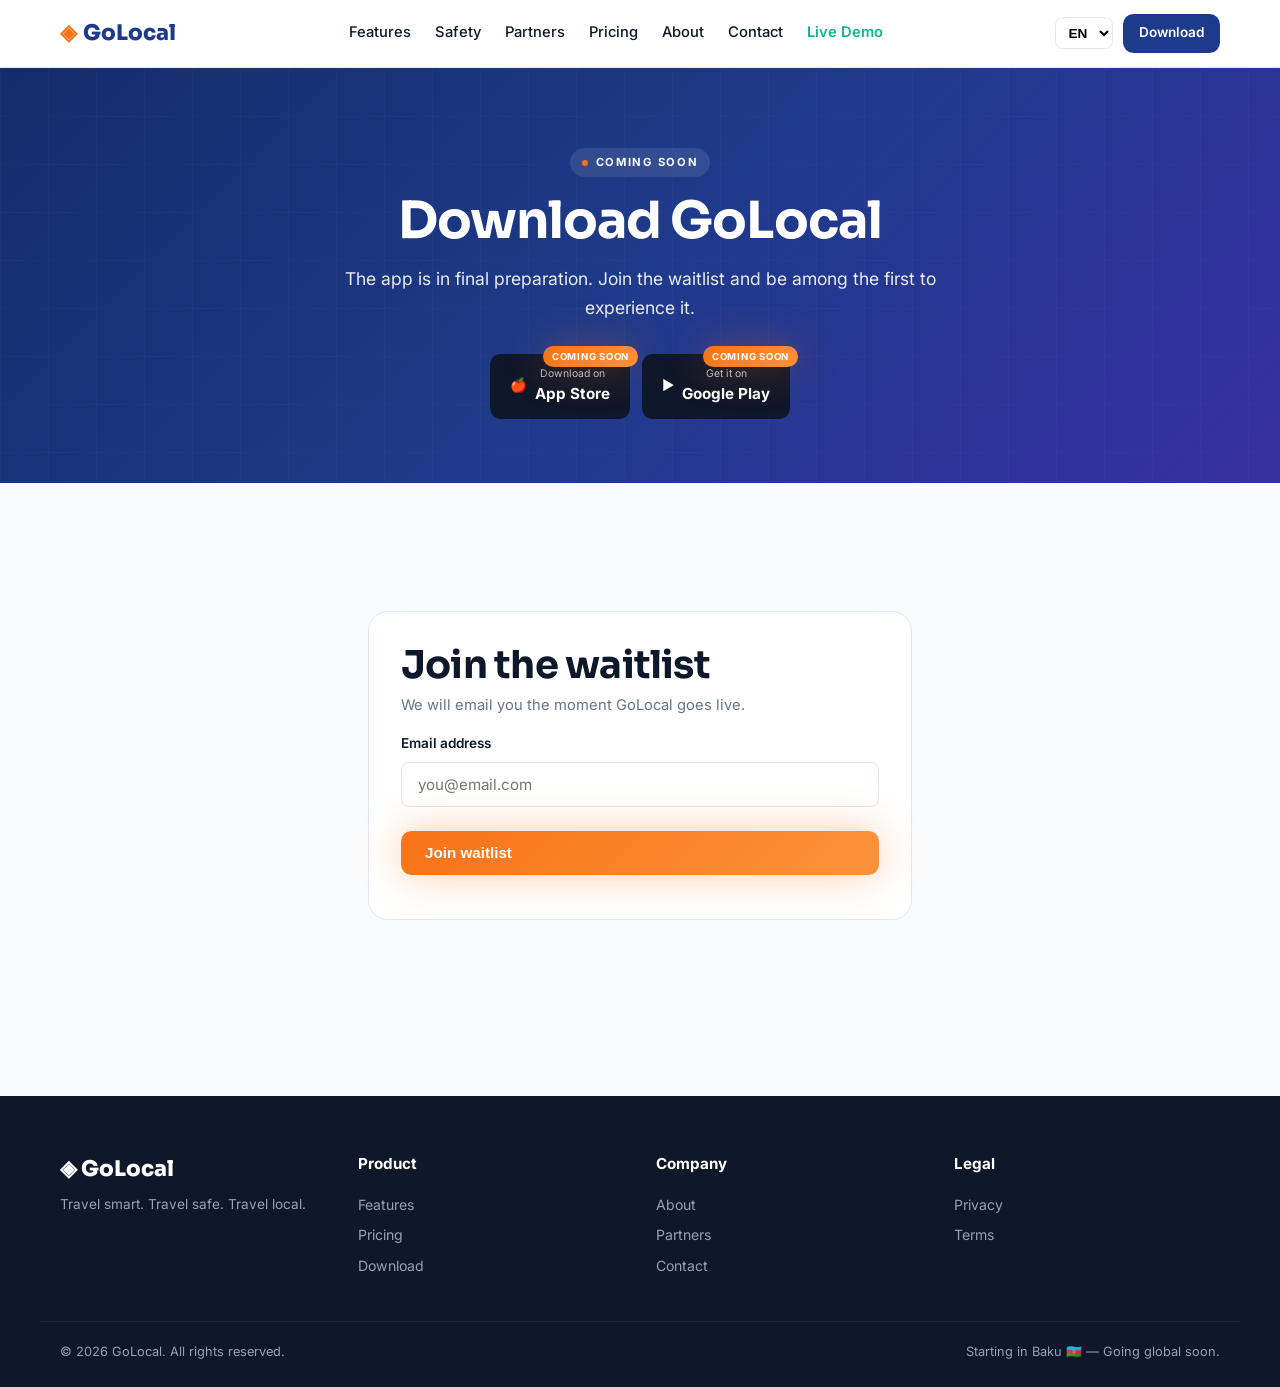
<file: download.html>
<!DOCTYPE html><html lang="en"><head><meta charset="UTF-8"/><meta name="viewport" content="width=device-width,initial-scale=1.0"/><title>Download — GoLocal</title><link rel="preconnect" href="https://fonts.googleapis.com"><link rel="preconnect" href="https://fonts.gstatic.com" crossorigin><link href="https://fonts.googleapis.com/css2?family=Sora:wght@500;600;700;800&family=Inter:wght@400;500;600;700&display=swap" rel="stylesheet"><link rel="stylesheet" href="styles.css"/></head><body><header class="site-header"><div class="container header-inner"><a href="index.html" class="logo"><span class="logo-mark">◈</span> GoLocal</a><nav class="main-nav" id="mainNav"><a href="features.html" data-i18n="nav.features">Features</a><a href="safety.html" data-i18n="nav.safety">Safety</a><a href="partners.html" data-i18n="nav.partners">Partners</a><a href="pricing.html" data-i18n="nav.pricing">Pricing</a><a href="about.html" data-i18n="nav.about">About</a><a href="contact.html" data-i18n="nav.contact">Contact</a><a href="demo.html" class="nav-demo" data-i18n="nav.demo">Live Demo</a></nav><div class="header-right"><select id="langSwitcher" class="lang-switcher"><option value="en">EN</option><option value="ru">RU</option><option value="az">AZ</option><option value="tr">TR</option></select><a href="download.html" class="btn btn-primary btn-sm" data-i18n="cta.download">Download</a><button class="menu-toggle" id="menuToggle">☰</button></div></div></header>
<section class="page-hero"><div class="container" style="text-align:center"><span class="kicker"><span class="dot"></span>Coming Soon</span><h1>Download GoLocal</h1><p style="margin-left:auto;margin-right:auto">The app is in final preparation. Join the waitlist and be among the first to experience it.</p>
<div class="store-buttons" style="justify-content:center;margin-top:2rem"><div class="store-btn"><span class="ribbon">Coming Soon</span> 🍎 <div><small>Download on</small><b>App Store</b></div></div><div class="store-btn"><span class="ribbon">Coming Soon</span> ▶ <div><small>Get it on</small><b>Google Play</b></div></div></div>
</div></section>
<section class="section"><div class="container"><div class="form-wrap"><h2 style="margin-bottom:.5rem">Join the waitlist</h2><p style="color:var(--muted);font-size:.92rem;margin-bottom:1rem">We will email you the moment GoLocal goes live.</p>
<form class="demo-form"><label>Email address</label><input type="email" required placeholder="you@email.com"><button type="submit" class="btn btn-orange">Join waitlist</button><span class="form-msg"></span></form></div></div></section><footer class="site-footer"><div class="container footer-grid"><div><div class="logo logo-light">◈ GoLocal</div><p class="footer-tag">Travel smart. Travel safe. Travel local.</p></div><div><b>Product</b><a href="features.html">Features</a><a href="pricing.html">Pricing</a><a href="download.html">Download</a></div><div><b>Company</b><a href="about.html">About</a><a href="partners.html">Partners</a><a href="contact.html">Contact</a></div><div><b>Legal</b><a href="privacy.html">Privacy</a><a href="terms.html">Terms</a></div></div><div class="container footer-bottom"><span>© 2026 GoLocal. All rights reserved.</span><span>Starting in Baku 🇦🇿 — Going global soon.</span></div></footer><script src="i18n.js"></script><script src="main.js"></script></body></html>
</file>
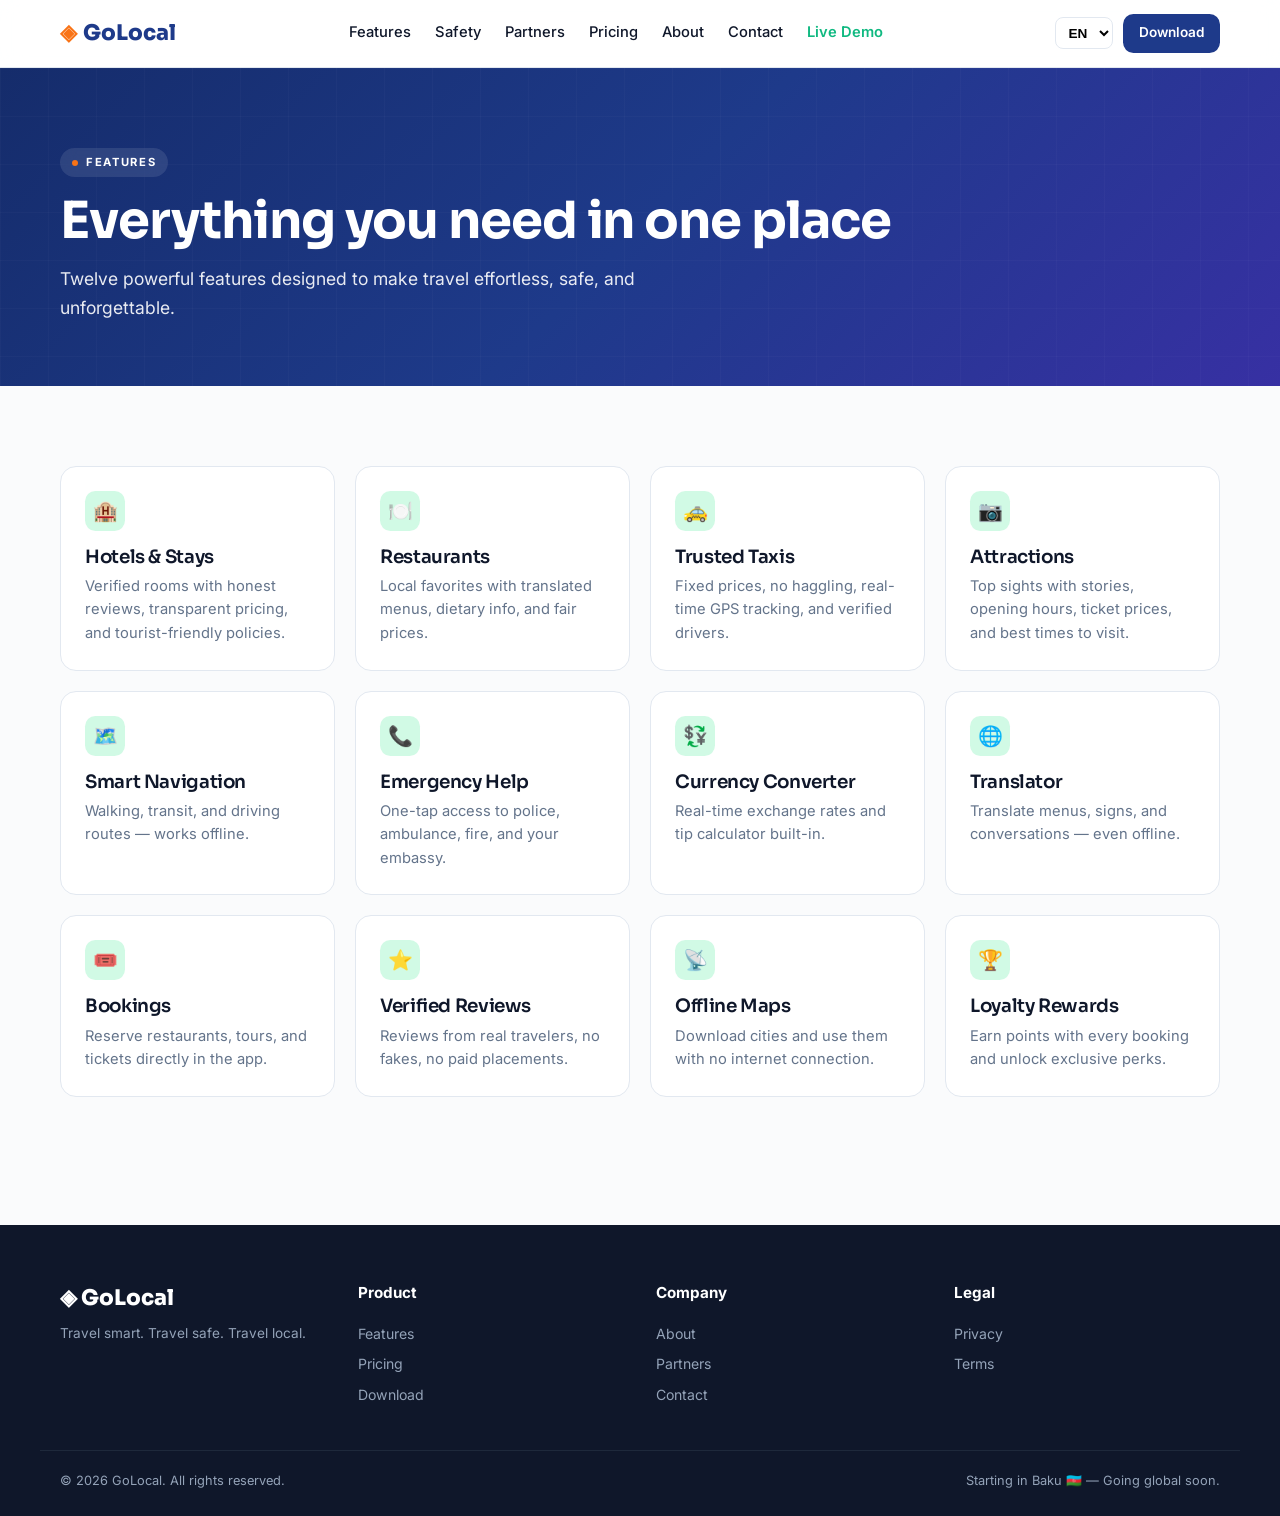
<file: features.html>
<!DOCTYPE html><html lang="en"><head><meta charset="UTF-8"/><meta name="viewport" content="width=device-width,initial-scale=1.0"/><title>Features — GoLocal</title><link rel="preconnect" href="https://fonts.googleapis.com"><link rel="preconnect" href="https://fonts.gstatic.com" crossorigin><link href="https://fonts.googleapis.com/css2?family=Sora:wght@500;600;700;800&family=Inter:wght@400;500;600;700&display=swap" rel="stylesheet"><link rel="stylesheet" href="styles.css"/></head><body><header class="site-header"><div class="container header-inner"><a href="index.html" class="logo"><span class="logo-mark">◈</span> GoLocal</a><nav class="main-nav" id="mainNav"><a href="features.html" data-i18n="nav.features">Features</a><a href="safety.html" data-i18n="nav.safety">Safety</a><a href="partners.html" data-i18n="nav.partners">Partners</a><a href="pricing.html" data-i18n="nav.pricing">Pricing</a><a href="about.html" data-i18n="nav.about">About</a><a href="contact.html" data-i18n="nav.contact">Contact</a><a href="demo.html" class="nav-demo" data-i18n="nav.demo">Live Demo</a></nav><div class="header-right"><select id="langSwitcher" class="lang-switcher"><option value="en">EN</option><option value="ru">RU</option><option value="az">AZ</option><option value="tr">TR</option></select><a href="download.html" class="btn btn-primary btn-sm" data-i18n="cta.download">Download</a><button class="menu-toggle" id="menuToggle">☰</button></div></div></header>
<section class="page-hero"><div class="container"><span class="kicker"><span class="dot"></span>Features</span><h1>Everything you need in one place</h1><p>Twelve powerful features designed to make travel effortless, safe, and unforgettable.</p></div></section>
<section class="section"><div class="container"><div class="grid-3">
<div class="card"><div class="card-icon">🏨</div><h3>Hotels & Stays</h3><p>Verified rooms with honest reviews, transparent pricing, and tourist-friendly policies.</p></div>
<div class="card"><div class="card-icon">🍽️</div><h3>Restaurants</h3><p>Local favorites with translated menus, dietary info, and fair prices.</p></div>
<div class="card"><div class="card-icon">🚕</div><h3>Trusted Taxis</h3><p>Fixed prices, no haggling, real-time GPS tracking, and verified drivers.</p></div>
<div class="card"><div class="card-icon">📷</div><h3>Attractions</h3><p>Top sights with stories, opening hours, ticket prices, and best times to visit.</p></div>
<div class="card"><div class="card-icon">🗺️</div><h3>Smart Navigation</h3><p>Walking, transit, and driving routes — works offline.</p></div>
<div class="card"><div class="card-icon">📞</div><h3>Emergency Help</h3><p>One-tap access to police, ambulance, fire, and your embassy.</p></div>
<div class="card"><div class="card-icon">💱</div><h3>Currency Converter</h3><p>Real-time exchange rates and tip calculator built-in.</p></div>
<div class="card"><div class="card-icon">🌐</div><h3>Translator</h3><p>Translate menus, signs, and conversations — even offline.</p></div>
<div class="card"><div class="card-icon">🎟️</div><h3>Bookings</h3><p>Reserve restaurants, tours, and tickets directly in the app.</p></div>
<div class="card"><div class="card-icon">⭐</div><h3>Verified Reviews</h3><p>Reviews from real travelers, no fakes, no paid placements.</p></div>
<div class="card"><div class="card-icon">📡</div><h3>Offline Maps</h3><p>Download cities and use them with no internet connection.</p></div>
<div class="card"><div class="card-icon">🏆</div><h3>Loyalty Rewards</h3><p>Earn points with every booking and unlock exclusive perks.</p></div>
</div></div></section><footer class="site-footer"><div class="container footer-grid"><div><div class="logo logo-light">◈ GoLocal</div><p class="footer-tag">Travel smart. Travel safe. Travel local.</p></div><div><b>Product</b><a href="features.html">Features</a><a href="pricing.html">Pricing</a><a href="download.html">Download</a></div><div><b>Company</b><a href="about.html">About</a><a href="partners.html">Partners</a><a href="contact.html">Contact</a></div><div><b>Legal</b><a href="privacy.html">Privacy</a><a href="terms.html">Terms</a></div></div><div class="container footer-bottom"><span>© 2026 GoLocal. All rights reserved.</span><span>Starting in Baku 🇦🇿 — Going global soon.</span></div></footer><script src="i18n.js"></script><script src="main.js"></script></body></html>
</file>
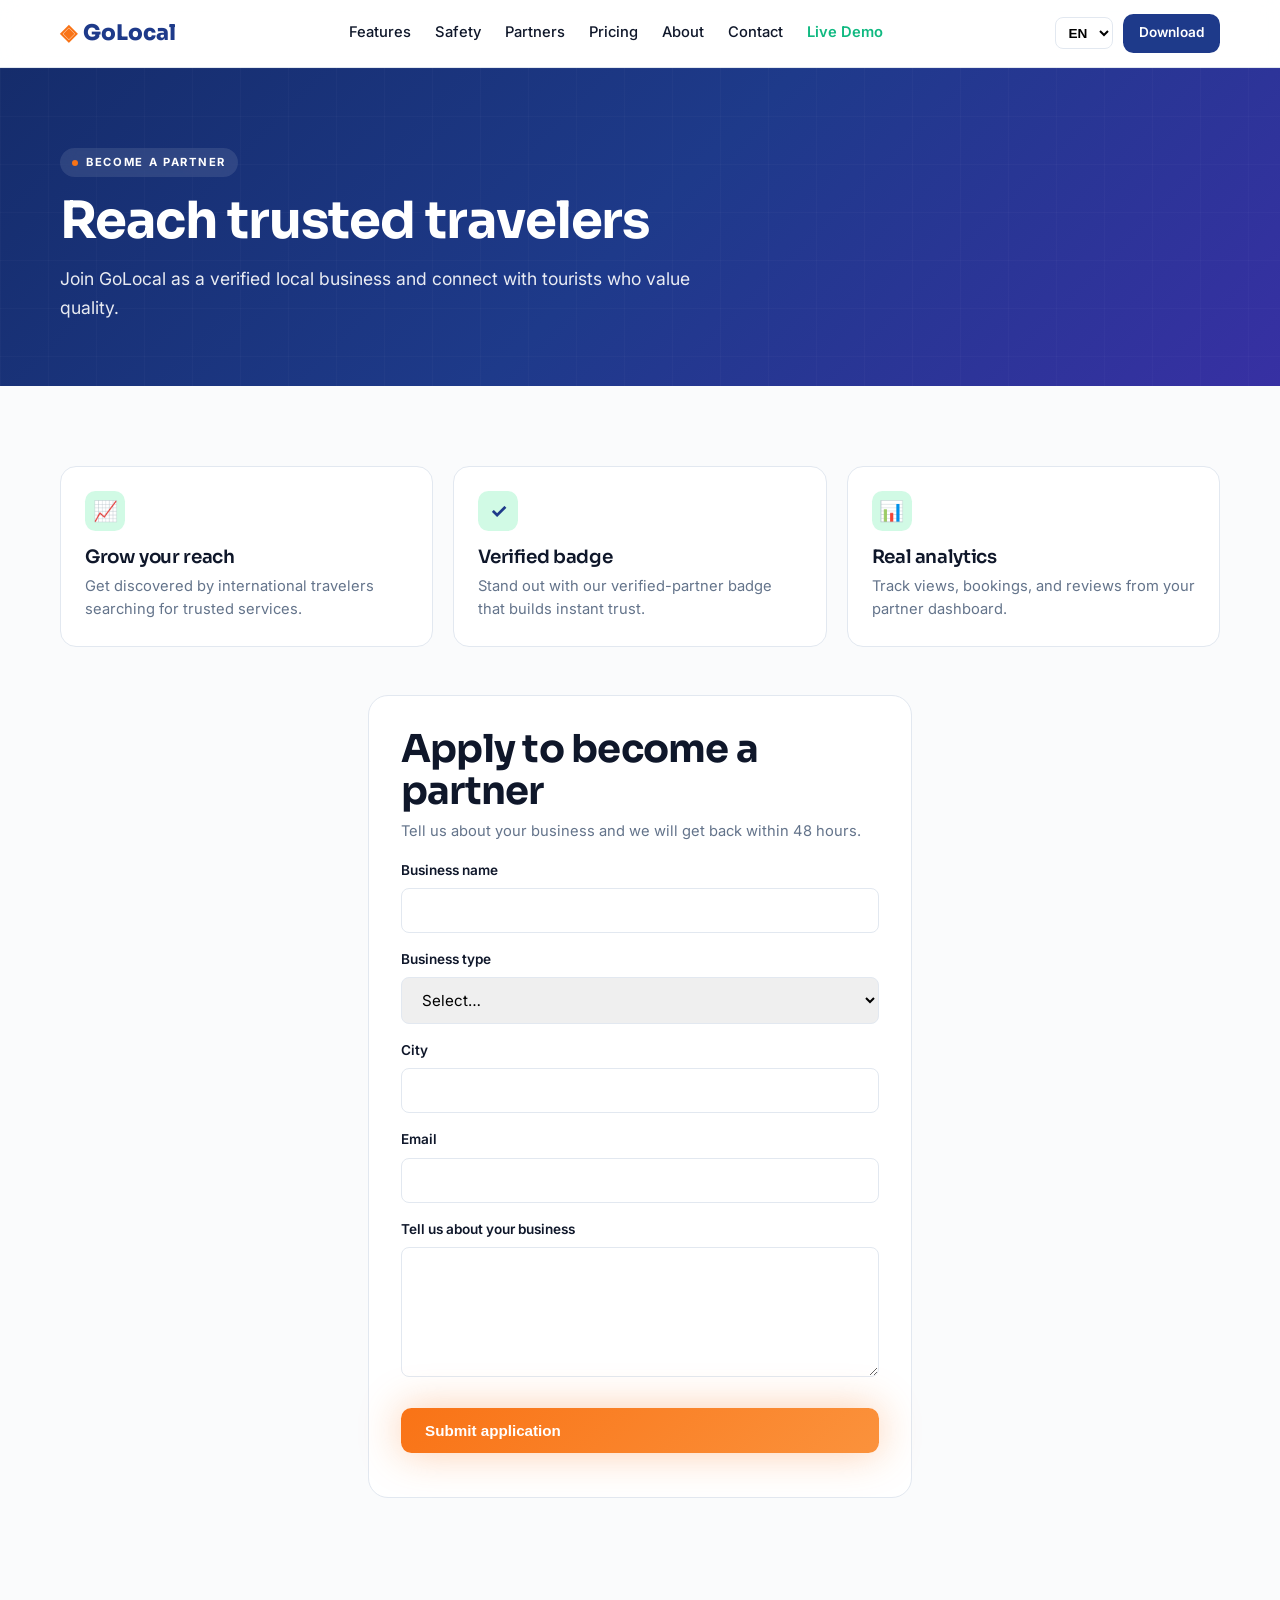
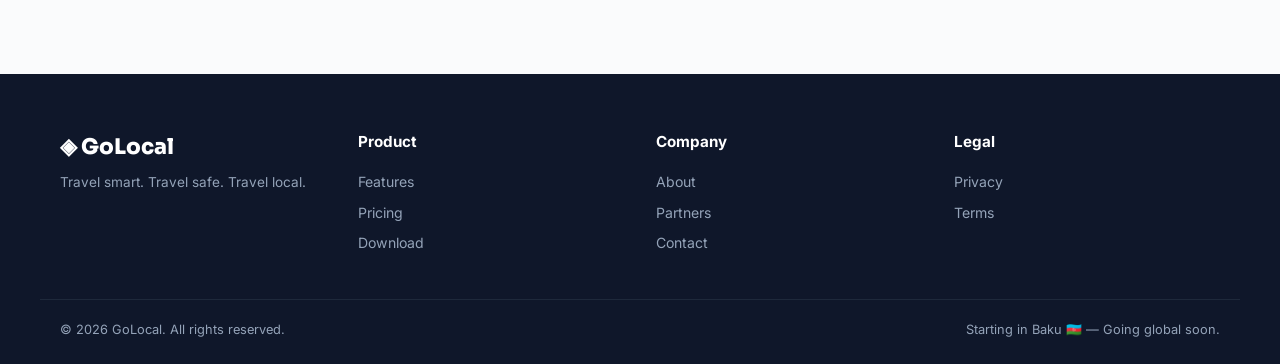
<file: partners.html>
<!DOCTYPE html><html lang="en"><head><meta charset="UTF-8"/><meta name="viewport" content="width=device-width,initial-scale=1.0"/><title>Partners — GoLocal</title><link rel="preconnect" href="https://fonts.googleapis.com"><link rel="preconnect" href="https://fonts.gstatic.com" crossorigin><link href="https://fonts.googleapis.com/css2?family=Sora:wght@500;600;700;800&family=Inter:wght@400;500;600;700&display=swap" rel="stylesheet"><link rel="stylesheet" href="styles.css"/></head><body><header class="site-header"><div class="container header-inner"><a href="index.html" class="logo"><span class="logo-mark">◈</span> GoLocal</a><nav class="main-nav" id="mainNav"><a href="features.html" data-i18n="nav.features">Features</a><a href="safety.html" data-i18n="nav.safety">Safety</a><a href="partners.html" data-i18n="nav.partners">Partners</a><a href="pricing.html" data-i18n="nav.pricing">Pricing</a><a href="about.html" data-i18n="nav.about">About</a><a href="contact.html" data-i18n="nav.contact">Contact</a><a href="demo.html" class="nav-demo" data-i18n="nav.demo">Live Demo</a></nav><div class="header-right"><select id="langSwitcher" class="lang-switcher"><option value="en">EN</option><option value="ru">RU</option><option value="az">AZ</option><option value="tr">TR</option></select><a href="download.html" class="btn btn-primary btn-sm" data-i18n="cta.download">Download</a><button class="menu-toggle" id="menuToggle">☰</button></div></div></header>
<section class="page-hero"><div class="container"><span class="kicker"><span class="dot"></span>Become a Partner</span><h1>Reach trusted travelers</h1><p>Join GoLocal as a verified local business and connect with tourists who value quality.</p></div></section>
<section class="section"><div class="container"><div class="grid-3">
<div class="card"><div class="card-icon">📈</div><h3>Grow your reach</h3><p>Get discovered by international travelers searching for trusted services.</p></div>
<div class="card"><div class="card-icon">✓</div><h3>Verified badge</h3><p>Stand out with our verified-partner badge that builds instant trust.</p></div>
<div class="card"><div class="card-icon">📊</div><h3>Real analytics</h3><p>Track views, bookings, and reviews from your partner dashboard.</p></div>
</div>
<div class="form-wrap"><h2 style="margin-bottom:.5rem">Apply to become a partner</h2><p style="color:var(--muted);font-size:.92rem">Tell us about your business and we will get back within 48 hours.</p>
<form class="demo-form">
<label>Business name</label><input type="text" required>
<label>Business type</label><select required><option value="">Select…</option><option>Hotel</option><option>Restaurant</option><option>Taxi / Transport</option><option>Tour operator</option><option>Other</option></select>
<label>City</label><input type="text" required>
<label>Email</label><input type="email" required>
<label>Tell us about your business</label><textarea required></textarea>
<button type="submit" class="btn btn-orange">Submit application</button>
<span class="form-msg"></span>
</form></div>
</div></section><footer class="site-footer"><div class="container footer-grid"><div><div class="logo logo-light">◈ GoLocal</div><p class="footer-tag">Travel smart. Travel safe. Travel local.</p></div><div><b>Product</b><a href="features.html">Features</a><a href="pricing.html">Pricing</a><a href="download.html">Download</a></div><div><b>Company</b><a href="about.html">About</a><a href="partners.html">Partners</a><a href="contact.html">Contact</a></div><div><b>Legal</b><a href="privacy.html">Privacy</a><a href="terms.html">Terms</a></div></div><div class="container footer-bottom"><span>© 2026 GoLocal. All rights reserved.</span><span>Starting in Baku 🇦🇿 — Going global soon.</span></div></footer><script src="i18n.js"></script><script src="main.js"></script></body></html>
</file>
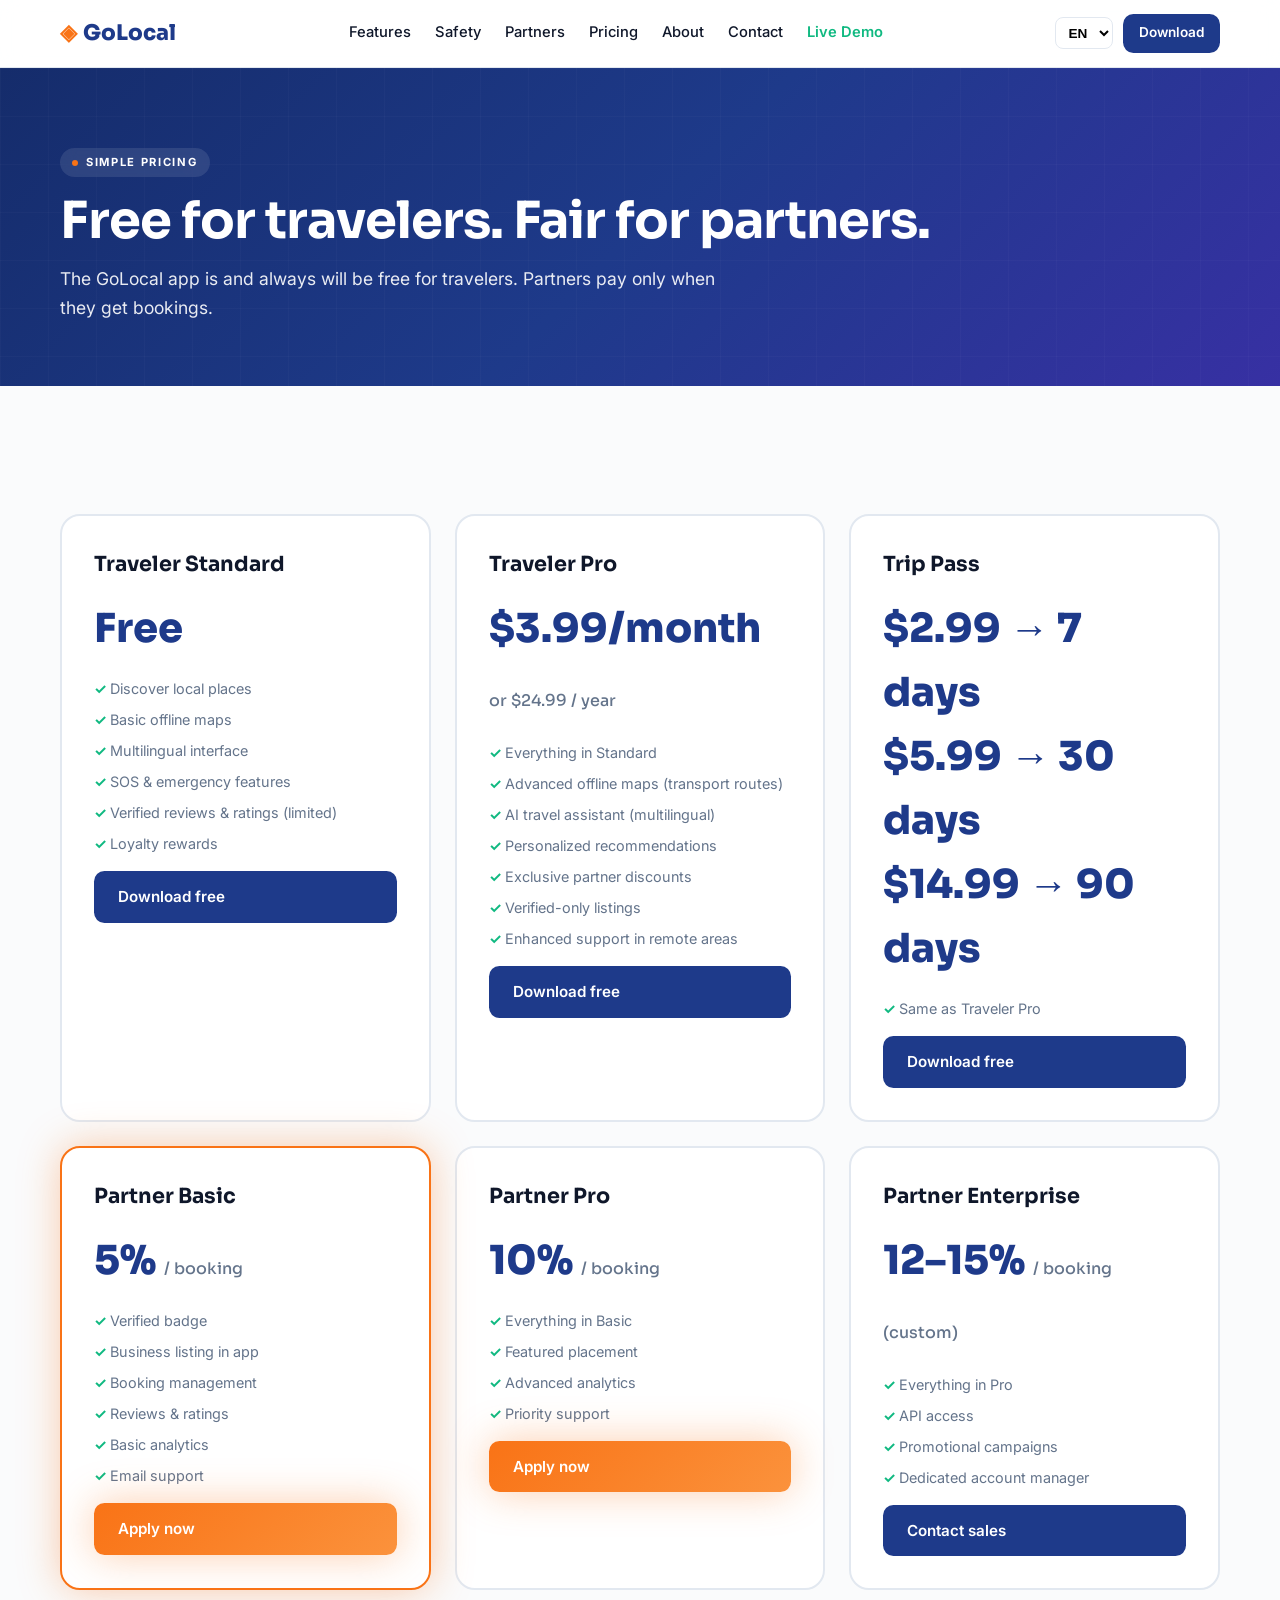
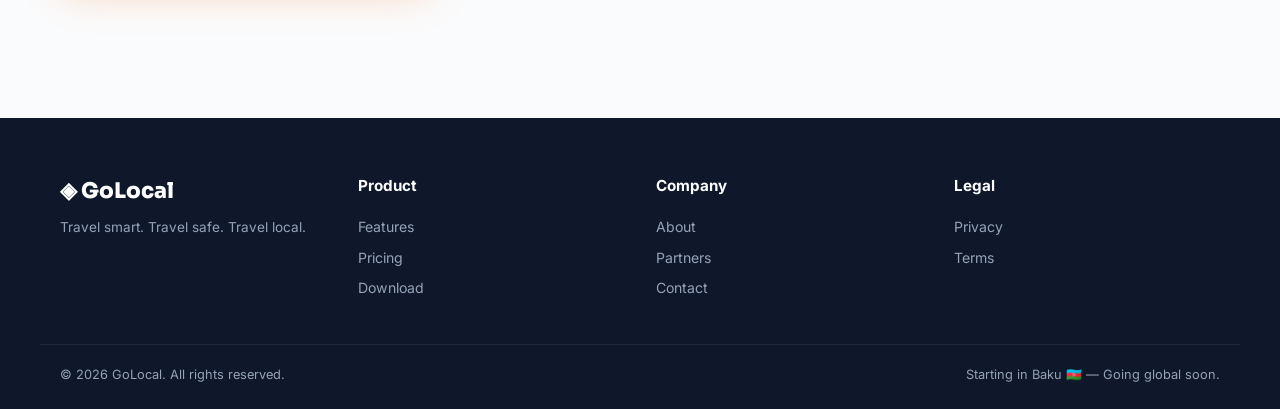
<file: pricing.html>
<!DOCTYPE html>
<html lang="en">

<head>
    <meta charset="UTF-8" />
    <meta name="viewport" content="width=device-width,initial-scale=1.0" />
    <title>Pricing — GoLocal</title>
    <link rel="preconnect" href="https://fonts.googleapis.com">
    <link rel="preconnect" href="https://fonts.gstatic.com" crossorigin>
    <link
        href="https://fonts.googleapis.com/css2?family=Sora:wght@500;600;700;800&family=Inter:wght@400;500;600;700&display=swap"
        rel="stylesheet">
    <link rel="stylesheet" href="styles.css" />
</head>

<body>
    <header class="site-header">
        <div class="container header-inner">
            <a href="index.html" class="logo"><span class="logo-mark">◈</span> GoLocal</a>
            <nav class="main-nav" id="mainNav"><a href="features.html" data-i18n="nav.features">Features</a>
                <a href="safety.html" data-i18n="nav.safety">Safety</a><a href="partners.html"
                    data-i18n="nav.partners">Partners</a>
                <a href="pricing.html" data-i18n="nav.pricing">Pricing</a>
                <a href="about.html" data-i18n="nav.about">About</a>
                <a href="contact.html" data-i18n="nav.contact">Contact</a>
                <a href="demo.html" class="nav-demo" data-i18n="nav.demo">Live Demo</a>
            </nav>
            <div class="header-right"><select id="langSwitcher" class="lang-switcher">
                    <option value="en">EN</option>
                    <option value="ru">RU</option>
                    <option value="az">AZ</option>
                    <option value="tr">TR</option>
                </select><a href="download.html" class="btn btn-primary btn-sm" data-i18n="cta.download">Download</a>
                <button class="menu-toggle" id="menuToggle">☰</button>
            </div>
        </div>
    </header>
    <section class="page-hero">
        <div class="container"><span class="kicker"><span class="dot"></span>Simple Pricing</span>
            <h1>Free for travelers. Fair for partners.</h1>
            <p>The GoLocal app is and always will be free for travelers. Partners pay only when they get bookings.</p>
        </div>
    </section>



<section class="section">
  <div class="container">
    <div class="pricing-grid">

      <!-- Traveler Standard -->
      <div class="price-card">
        <div class="price-name">Traveler Standard</div>
        <div class="price-amount">Free</div>
        <ul class="price-features">
          <li>Discover local places</li>
          <li>Basic offline maps</li>
          <li>Multilingual interface</li>
          <li>SOS & emergency features</li>
          <li>Verified reviews & ratings (limited)</li>
          <li>Loyalty rewards</li>
        </ul>
        <a href="download.html" class="btn btn-primary">Download free</a>
      </div>

      <!-- Traveler Pro -->
      <div class="price-card">
        <div class="price-name">Traveler Pro</div>
        <div class="price-amount">$3.99/month <br> <small>or $24.99 / year</small></div>
        <ul class="price-features">
          <li>Everything in Standard</li>
          <li>Advanced offline maps (transport routes)</li>
          <li>AI travel assistant (multilingual)</li>
          <li>Personalized recommendations</li>
          <li>Exclusive partner discounts</li>
          <li>Verified-only listings</li>
          <li>Enhanced support in remote areas</li>
        </ul>
        <a href="download.html" class="btn btn-primary">Download free</a>
      </div>

      <!-- Trip Pass -->
    <!-- Trip Pass -->
<div class="price-card">
  <div class="price-name">Trip Pass</div>

  <div class="price-amount">
    <div class="trip-options">
      <div class="trip-option">$2.99 <span>→ 7 days</span></div>
      <div class="trip-option">$5.99 <span>→ 30 days</span></div>
      <div class="trip-option highlight">$14.99 <span>→ 90 days</span></div>
    </div>
  </div>

  <ul class="price-features">
<li>Same as Traveler Pro</li>
  </ul>

  <a href="download.html" class="btn btn-primary">Download free</a>
</div>

      <!-- Partner Basic -->
      <div class="price-card featured">
        <div class="price-name">Partner Basic</div>
        <div class="price-amount">5% <small>/ booking</small></div>
        <ul class="price-features">
          <li>Verified badge</li>
          <li>Business listing in app</li>
          <li>Booking management</li>
          <li>Reviews & ratings</li>
          <li>Basic analytics</li>
          <li>Email support</li>
        </ul>
        <a href="partners.html" class="btn btn-orange">Apply now</a>
      </div>

      <!-- Partner Pro -->
      <div class="price-card">
        <div class="price-name">Partner Pro</div>
        <div class="price-amount">10% <small>/ booking</small></div>
        <ul class="price-features">
          <li>Everything in Basic</li>
          <li>Featured placement</li>
          <li>Advanced analytics</li>
          <li>Priority support</li>
        </ul>
        <a href="partners.html" class="btn btn-orange">Apply now</a>
      </div>

      <!-- Partner Enterprise -->
      <div class="price-card">
        <div class="price-name">Partner Enterprise</div>
        <div class="price-amount">12–15% <small>/ booking (custom)</small></div>
        <ul class="price-features">
          <li>Everything in Pro</li>
          <li>API access</li>
          <li>Promotional campaigns</li>
          <li>Dedicated account manager</li>
        </ul>
        <a href="contact.html" class="btn btn-primary">Contact sales</a>
      </div>

    </div>
  </div>
</section>
    <footer class="site-footer">
        <div class="container footer-grid">
            <div>
                <div class="logo logo-light">◈ GoLocal</div>
                <p class="footer-tag">Travel smart. Travel safe. Travel local.</p>
            </div>
            <div><b>Product</b><a href="features.html">Features</a><a href="pricing.html">Pricing</a><a
                    href="download.html">Download</a></div>
            <div><b>Company</b><a href="about.html">About</a><a href="partners.html">Partners</a><a
                    href="contact.html">Contact</a></div>
            <div><b>Legal</b><a href="privacy.html">Privacy</a><a href="terms.html">Terms</a></div>
        </div>
        <div class="container footer-bottom">
            <span>© 2026 GoLocal. All rights reserved.</span><span>Starting in Baku 🇦🇿 — Going global soon.</span>
        </div>
    </footer>
    <script src="i18n.js"></script>
    <script src="main.js"></script>
</body>

</html>
</file>
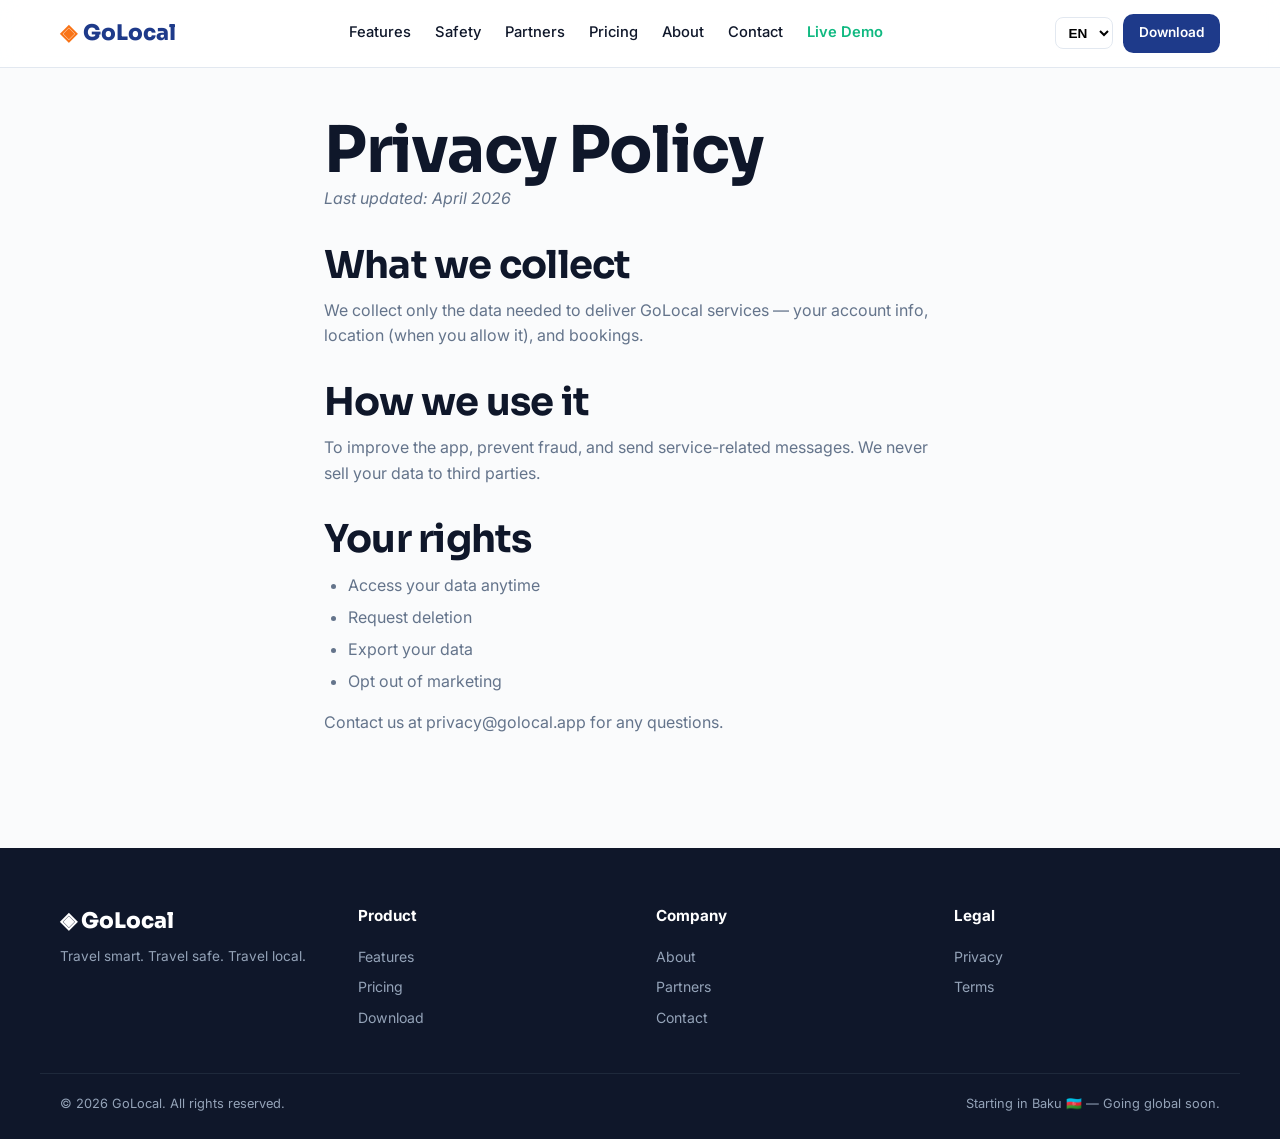
<file: privacy.html>
<!DOCTYPE html><html lang="en"><head><meta charset="UTF-8"/><meta name="viewport" content="width=device-width,initial-scale=1.0"/><title>Privacy — GoLocal</title><link rel="preconnect" href="https://fonts.googleapis.com"><link rel="preconnect" href="https://fonts.gstatic.com" crossorigin><link href="https://fonts.googleapis.com/css2?family=Sora:wght@500;600;700;800&family=Inter:wght@400;500;600;700&display=swap" rel="stylesheet"><link rel="stylesheet" href="styles.css"/></head><body><header class="site-header"><div class="container header-inner"><a href="index.html" class="logo"><span class="logo-mark">◈</span> GoLocal</a><nav class="main-nav" id="mainNav"><a href="features.html" data-i18n="nav.features">Features</a><a href="safety.html" data-i18n="nav.safety">Safety</a><a href="partners.html" data-i18n="nav.partners">Partners</a><a href="pricing.html" data-i18n="nav.pricing">Pricing</a><a href="about.html" data-i18n="nav.about">About</a><a href="contact.html" data-i18n="nav.contact">Contact</a><a href="demo.html" class="nav-demo" data-i18n="nav.demo">Live Demo</a></nav><div class="header-right"><select id="langSwitcher" class="lang-switcher"><option value="en">EN</option><option value="ru">RU</option><option value="az">AZ</option><option value="tr">TR</option></select><a href="download.html" class="btn btn-primary btn-sm" data-i18n="cta.download">Download</a><button class="menu-toggle" id="menuToggle">☰</button></div></div></header><div class="prose"><h1>Privacy Policy</h1><p><em>Last updated: April 2026</em></p><h2>What we collect</h2><p>We collect only the data needed to deliver GoLocal services — your account info, location (when you allow it), and bookings.</p><h2>How we use it</h2><p>To improve the app, prevent fraud, and send service-related messages. We never sell your data to third parties.</p><h2>Your rights</h2><ul><li>Access your data anytime</li><li>Request deletion</li><li>Export your data</li><li>Opt out of marketing</li></ul><p>Contact us at privacy@golocal.app for any questions.</p></div><footer class="site-footer"><div class="container footer-grid"><div><div class="logo logo-light">◈ GoLocal</div><p class="footer-tag">Travel smart. Travel safe. Travel local.</p></div><div><b>Product</b><a href="features.html">Features</a><a href="pricing.html">Pricing</a><a href="download.html">Download</a></div><div><b>Company</b><a href="about.html">About</a><a href="partners.html">Partners</a><a href="contact.html">Contact</a></div><div><b>Legal</b><a href="privacy.html">Privacy</a><a href="terms.html">Terms</a></div></div><div class="container footer-bottom"><span>© 2026 GoLocal. All rights reserved.</span><span>Starting in Baku 🇦🇿 — Going global soon.</span></div></footer><script src="i18n.js"></script><script src="main.js"></script></body></html>
</file>
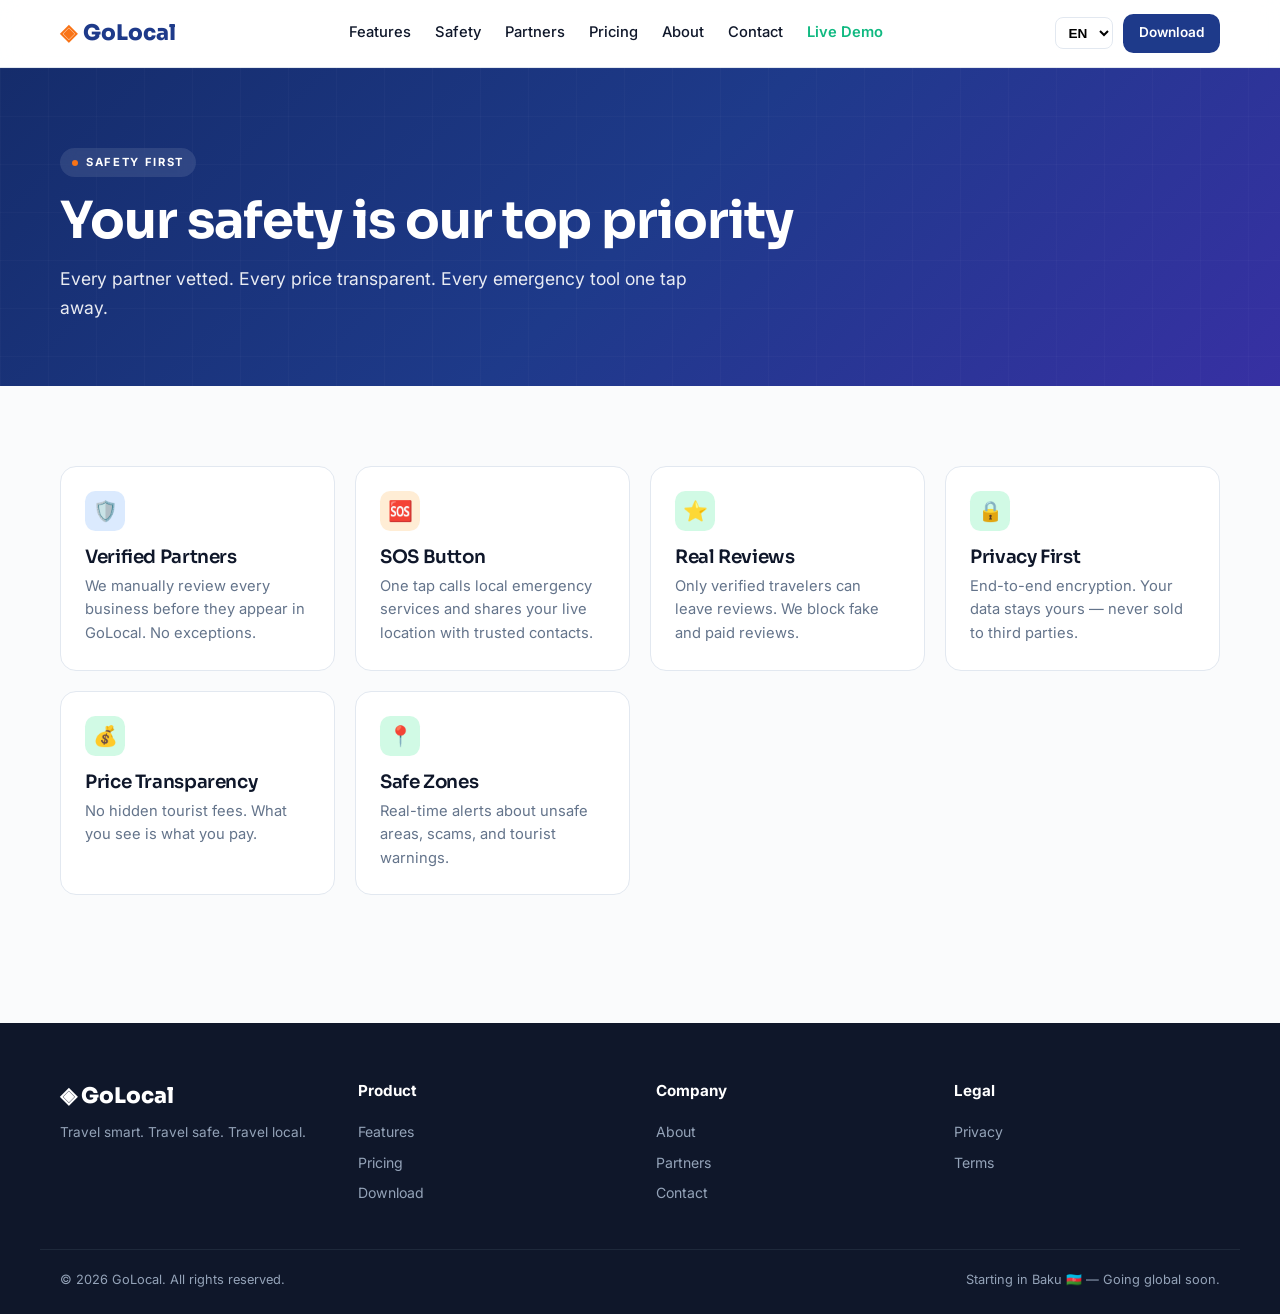
<file: safety.html>
<!DOCTYPE html><html lang="en"><head><meta charset="UTF-8"/><meta name="viewport" content="width=device-width,initial-scale=1.0"/><title>Safety — GoLocal</title><link rel="preconnect" href="https://fonts.googleapis.com"><link rel="preconnect" href="https://fonts.gstatic.com" crossorigin><link href="https://fonts.googleapis.com/css2?family=Sora:wght@500;600;700;800&family=Inter:wght@400;500;600;700&display=swap" rel="stylesheet"><link rel="stylesheet" href="styles.css"/></head><body><header class="site-header"><div class="container header-inner"><a href="index.html" class="logo"><span class="logo-mark">◈</span> GoLocal</a><nav class="main-nav" id="mainNav"><a href="features.html" data-i18n="nav.features">Features</a><a href="safety.html" data-i18n="nav.safety">Safety</a><a href="partners.html" data-i18n="nav.partners">Partners</a><a href="pricing.html" data-i18n="nav.pricing">Pricing</a><a href="about.html" data-i18n="nav.about">About</a><a href="contact.html" data-i18n="nav.contact">Contact</a><a href="demo.html" class="nav-demo" data-i18n="nav.demo">Live Demo</a></nav><div class="header-right"><select id="langSwitcher" class="lang-switcher"><option value="en">EN</option><option value="ru">RU</option><option value="az">AZ</option><option value="tr">TR</option></select><a href="download.html" class="btn btn-primary btn-sm" data-i18n="cta.download">Download</a><button class="menu-toggle" id="menuToggle">☰</button></div></div></header>
<section class="page-hero"><div class="container"><span class="kicker"><span class="dot"></span>Safety First</span><h1>Your safety is our top priority</h1><p>Every partner vetted. Every price transparent. Every emergency tool one tap away.</p></div></section>
<section class="section"><div class="container"><div class="grid-3">
<div class="card pill-trust"><div class="card-icon">🛡️</div><h3>Verified Partners</h3><p>We manually review every business before they appear in GoLocal. No exceptions.</p></div>
<div class="card pill-orange"><div class="card-icon">🆘</div><h3>SOS Button</h3><p>One tap calls local emergency services and shares your live location with trusted contacts.</p></div>
<div class="card pill-mint"><div class="card-icon">⭐</div><h3>Real Reviews</h3><p>Only verified travelers can leave reviews. We block fake and paid reviews.</p></div>
<div class="card"><div class="card-icon">🔒</div><h3>Privacy First</h3><p>End-to-end encryption. Your data stays yours — never sold to third parties.</p></div>
<div class="card"><div class="card-icon">💰</div><h3>Price Transparency</h3><p>No hidden tourist fees. What you see is what you pay.</p></div>
<div class="card"><div class="card-icon">📍</div><h3>Safe Zones</h3><p>Real-time alerts about unsafe areas, scams, and tourist warnings.</p></div>
</div></div></section><footer class="site-footer"><div class="container footer-grid"><div><div class="logo logo-light">◈ GoLocal</div><p class="footer-tag">Travel smart. Travel safe. Travel local.</p></div><div><b>Product</b><a href="features.html">Features</a><a href="pricing.html">Pricing</a><a href="download.html">Download</a></div><div><b>Company</b><a href="about.html">About</a><a href="partners.html">Partners</a><a href="contact.html">Contact</a></div><div><b>Legal</b><a href="privacy.html">Privacy</a><a href="terms.html">Terms</a></div></div><div class="container footer-bottom"><span>© 2026 GoLocal. All rights reserved.</span><span>Starting in Baku 🇦🇿 — Going global soon.</span></div></footer><script src="i18n.js"></script><script src="main.js"></script></body></html>
</file>
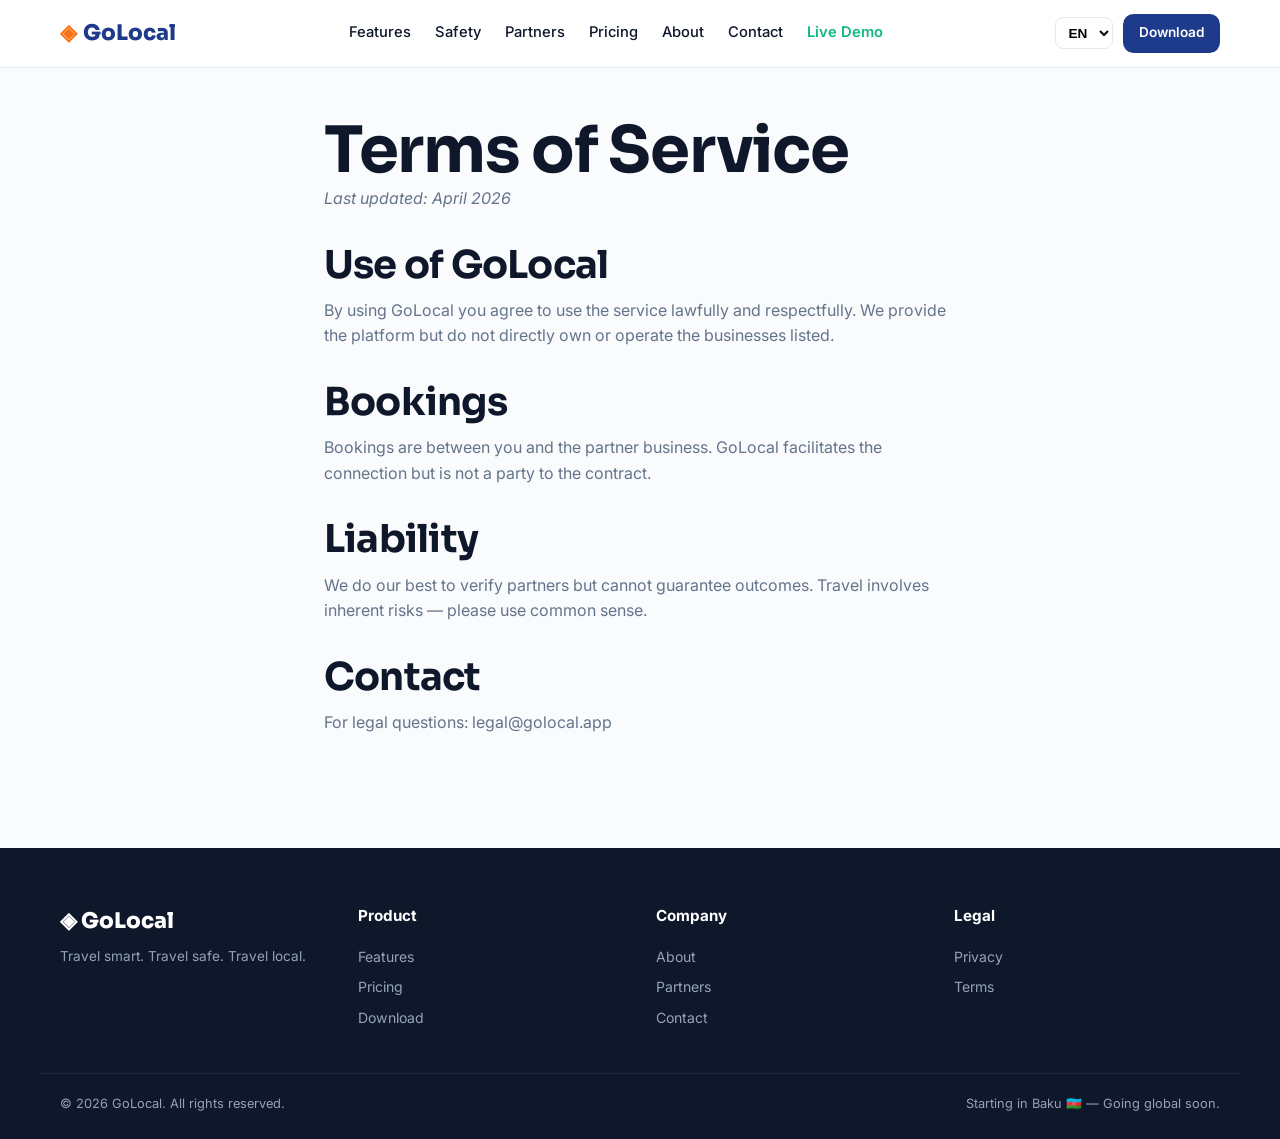
<file: terms.html>
<!DOCTYPE html><html lang="en"><head><meta charset="UTF-8"/><meta name="viewport" content="width=device-width,initial-scale=1.0"/><title>Terms — GoLocal</title><link rel="preconnect" href="https://fonts.googleapis.com"><link rel="preconnect" href="https://fonts.gstatic.com" crossorigin><link href="https://fonts.googleapis.com/css2?family=Sora:wght@500;600;700;800&family=Inter:wght@400;500;600;700&display=swap" rel="stylesheet"><link rel="stylesheet" href="styles.css"/></head><body><header class="site-header"><div class="container header-inner"><a href="index.html" class="logo"><span class="logo-mark">◈</span> GoLocal</a><nav class="main-nav" id="mainNav"><a href="features.html" data-i18n="nav.features">Features</a><a href="safety.html" data-i18n="nav.safety">Safety</a><a href="partners.html" data-i18n="nav.partners">Partners</a><a href="pricing.html" data-i18n="nav.pricing">Pricing</a><a href="about.html" data-i18n="nav.about">About</a><a href="contact.html" data-i18n="nav.contact">Contact</a><a href="demo.html" class="nav-demo" data-i18n="nav.demo">Live Demo</a></nav><div class="header-right"><select id="langSwitcher" class="lang-switcher"><option value="en">EN</option><option value="ru">RU</option><option value="az">AZ</option><option value="tr">TR</option></select><a href="download.html" class="btn btn-primary btn-sm" data-i18n="cta.download">Download</a><button class="menu-toggle" id="menuToggle">☰</button></div></div></header><div class="prose"><h1>Terms of Service</h1><p><em>Last updated: April 2026</em></p><h2>Use of GoLocal</h2><p>By using GoLocal you agree to use the service lawfully and respectfully. We provide the platform but do not directly own or operate the businesses listed.</p><h2>Bookings</h2><p>Bookings are between you and the partner business. GoLocal facilitates the connection but is not a party to the contract.</p><h2>Liability</h2><p>We do our best to verify partners but cannot guarantee outcomes. Travel involves inherent risks — please use common sense.</p><h2>Contact</h2><p>For legal questions: legal@golocal.app</p></div><footer class="site-footer"><div class="container footer-grid"><div><div class="logo logo-light">◈ GoLocal</div><p class="footer-tag">Travel smart. Travel safe. Travel local.</p></div><div><b>Product</b><a href="features.html">Features</a><a href="pricing.html">Pricing</a><a href="download.html">Download</a></div><div><b>Company</b><a href="about.html">About</a><a href="partners.html">Partners</a><a href="contact.html">Contact</a></div><div><b>Legal</b><a href="privacy.html">Privacy</a><a href="terms.html">Terms</a></div></div><div class="container footer-bottom"><span>© 2026 GoLocal. All rights reserved.</span><span>Starting in Baku 🇦🇿 — Going global soon.</span></div></footer><script src="i18n.js"></script><script src="main.js"></script></body></html>
</file>
<file: styles.css>
/* GoLocal — static site styles
   Trust blue + travel orange + safety mint */
:root{
  --trust:#1E3A8A;
  --trust-deep:#152C6B;
  --trust-soft:#3B5BC4;
  --orange:#F97316;
  --orange-deep:#EA5A0C;
  --mint:#10B981;
  --mint-soft:#D1FAE5;
  --bg:#FAFBFC;
  --fg:#0F172A;
  --muted:#64748B;
  --card:#FFFFFF;
  --border:#E2E8F0;
  --radius:1rem;
  --shadow-soft:0 4px 24px -8px rgba(30,58,138,.18);
  --shadow-card:0 8px 30px -12px rgba(30,58,138,.15);
  --shadow-glow:0 0 40px rgba(249,115,22,.35);
  --gradient-hero:linear-gradient(135deg,#152C6B 0%,#1E3A8A 50%,#3730A3 100%);
  --gradient-trust:linear-gradient(135deg,#1E3A8A,#3B82F6);
  --gradient-orange:linear-gradient(135deg,#F97316,#FB923C);
  --gradient-mint:linear-gradient(135deg,#D1FAE5,#ECFDF5);
}
*{box-sizing:border-box;margin:0;padding:0}
html{scroll-behavior:smooth}
body{
  font-family:"Inter",system-ui,sans-serif;
  background:var(--bg);color:var(--fg);
  -webkit-font-smoothing:antialiased;line-height:1.6;
}
h1,h2,h3,h4{font-family:"Sora","Inter",sans-serif;letter-spacing:-.02em;line-height:1.1;font-weight:700}
h1{font-size:clamp(2.5rem,5vw,4.5rem)}
h2{font-size:clamp(1.75rem,3vw,2.5rem)}
h3{font-size:1.15rem;font-weight:600}
a{color:inherit;text-decoration:none}
img{max-width:100%;display:block}
.container{max-width:1200px;margin:0 auto;padding:0 1.25rem}

/* ============ HEADER ============ */
.site-header{
  position:sticky;top:0;z-index:50;
  background:rgba(255,255,255,.85);
  backdrop-filter:blur(12px);
  border-bottom:1px solid var(--border);
}
.header-inner{display:flex;align-items:center;justify-content:space-between;padding:.85rem 1.25rem;gap:1rem}
.logo{font-family:"Sora",sans-serif;font-weight:800;font-size:1.35rem;color:var(--trust);display:flex;align-items:center;gap:.4rem}
.logo-mark{color:var(--orange)}
.logo-light{color:#fff}
.main-nav{display:flex;gap:1.5rem;align-items:center}
.main-nav a{font-size:.92rem;font-weight:500;color:var(--fg);transition:color .15s}
.main-nav a:hover{color:var(--orange)}
.nav-demo{color:var(--mint)!important;font-weight:600!important}
.header-right{display:flex;gap:.6rem;align-items:center}
.lang-switcher{
  border:1px solid var(--border);border-radius:.5rem;
  padding:.4rem .5rem;font-size:.85rem;background:#fff;cursor:pointer;font-weight:600;
}
.menu-toggle{display:none;background:none;border:none;font-size:1.5rem;cursor:pointer}

/* ============ BUTTONS ============ */
.btn{
  display:inline-flex;align-items:center;gap:.5rem;
  padding:.85rem 1.5rem;border-radius:.65rem;
  font-weight:600;font-size:.95rem;cursor:pointer;
  transition:all .15s;border:none;text-align:center;
}
.btn-sm{padding:.55rem 1rem;font-size:.85rem}
.btn-primary{background:var(--trust);color:#fff}
.btn-primary:hover{background:var(--trust-deep)}
.btn-orange{background:var(--gradient-orange);color:#fff;box-shadow:var(--shadow-glow)}
.btn-orange:hover{opacity:.9}
.btn-mint{background:rgba(16,185,129,.15);color:red;border:1px solid rgba(16,185,129,.3)}
.btn-mint:hover{background:rgba(16,185,129,.25)}
.btn-ghost{background:rgba(255,255,255,.1);color:#fff;border:1px solid rgba(255,255,255,.2);backdrop-filter:blur(8px)}
.btn-ghost:hover{background:rgba(255,255,255,.2)}
.btn-glass{background:rgba(255,255,255,.15);color:#fff;border:1px solid rgba(255,255,255,.25);backdrop-filter:blur(8px);padding:.75rem 1.25rem}
.btn-glass:hover{background:rgba(255,255,255,.25)}

/* ============ HERO ============ */
.hero{position:relative;overflow:hidden;color:#fff}
.hero-bg{position:absolute;inset:0;background:var(--gradient-hero)}
.hero-grid{
  position:absolute;inset:0;opacity:.5;
  background-image:
    linear-gradient(rgba(255,255,255,.06) 1px,transparent 1px),
    linear-gradient(90deg,rgba(255,255,255,.06) 1px,transparent 1px);
  background-size:48px 48px;
}
.hero-inner{position:relative;display:grid;grid-template-columns:1fr;gap:3rem;align-items:center;padding:5rem 1.25rem 6rem}
@media(min-width:1024px){.hero-inner{grid-template-columns:1fr 1fr;padding:6rem 1.25rem 7rem}}
.kicker{
  display:inline-flex;align-items:center;gap:.5rem;
  background:rgba(255,255,255,.1);backdrop-filter:blur(8px);
  padding:.35rem .75rem;border-radius:999px;
  font-size:.7rem;text-transform:uppercase;letter-spacing:.15em;font-weight:700;
}
.kicker.light{color:#fff}
.kicker-dark{color:var(--orange);font-size:.75rem;text-transform:uppercase;letter-spacing:.2em;font-weight:700;display:block;margin-bottom:.5rem}
.kicker-mint{color:#065F46;background:var(--mint-soft);font-size:.7rem;font-weight:700;text-transform:uppercase;letter-spacing:.15em;padding:.25rem .65rem;border-radius:999px;display:inline-block}
.dot{width:6px;height:6px;border-radius:50%;background:var(--orange);animation:pulse 2s ease-in-out infinite}
@keyframes pulse{50%{opacity:.4}}
.hero-text h1{margin-top:1.5rem}
.lead{margin-top:1.5rem;font-size:1.1rem;opacity:.9;max-width:34rem}
.hero-cta{margin-top:2rem;display:flex;flex-wrap:wrap;gap:.75rem}
.tagline{margin-top:1.5rem;font-size:.9rem;opacity:.7;font-style:italic}

/* PHONE MOCKUP */
.phone-wrap{display:flex;justify-content:center}
.phone{
  width:280px;height:560px;border-radius:2.5rem;
  background:#0F172A;padding:.75rem;position:relative;
  box-shadow:0 30px 80px -20px rgba(0,0,0,.5),inset 0 0 0 2px #1E293B;
}
.phone-notch{
  position:absolute;top:.75rem;left:50%;transform:translateX(-50%);
  width:90px;height:24px;background:#000;border-radius:0 0 1rem 1rem;z-index:2;
}
.phone-screen{
  background:linear-gradient(180deg,#F8FAFC,#fff);
  border-radius:2rem;height:100%;padding:2.5rem 1rem 1rem;
  display:flex;flex-direction:column;gap:.75rem;color:var(--fg);overflow:hidden;
}
.phone-status{font-size:.65rem;color:var(--muted);text-align:center}
.phone-greeting{padding:.25rem .25rem .5rem}
.phone-hi{font-weight:700;font-size:1rem}
.phone-loc{font-size:.75rem;color:var(--muted);margin-top:.15rem}
.phone-search{
  background:#F1F5F9;border-radius:.65rem;padding:.65rem;
  font-size:.8rem;color:var(--muted);
}
.phone-grid{display:grid;grid-template-columns:repeat(3,1fr);gap:.5rem}
.tile{
  aspect-ratio:1;border-radius:.65rem;display:flex;flex-direction:column;
  align-items:center;justify-content:center;font-size:.7rem;text-align:center;font-weight:600;
  background:#F1F5F9;color:var(--fg);
}
.tile-orange{background:#FFEDD5;color:#9A3412}
.tile-blue{background:#DBEAFE;color:#1E40AF}
.tile-mint{background:#D1FAE5;color:#065F46}
.tile-violet{background:#EDE9FE;color:#5B21B6}
.tile-red{background:#FEE2E2;color:#991B1B}
.tile-yellow{background:#FEF3C7;color:#92400E}
.phone-card{
  margin-top:auto;background:#fff;border:1px solid var(--border);
  border-radius:.65rem;padding:.65rem;display:flex;justify-content:space-between;
  align-items:center;gap:.5rem;font-size:.75rem;box-shadow:0 4px 12px -4px rgba(0,0,0,.08);
}
.muted{color:var(--muted);font-size:.7rem}
.badge-ok{
  background:var(--mint-soft);color:#065F46;font-size:.65rem;
  padding:.2rem .5rem;border-radius:999px;font-weight:700;white-space:nowrap;
}

/* ============ SECTIONS ============ */
.section{padding:5rem 0}
.section-soft{background:#F8FAFC;border-top:1px solid var(--border);border-bottom:1px solid var(--border)}
.section-head{max-width:42rem;margin-bottom:3rem}
.section-head.center{margin-left:auto;margin-right:auto;text-align:center}
.section-head.between{display:flex;justify-content:space-between;align-items:flex-end;flex-wrap:wrap;gap:1rem;max-width:100%}
.sub{margin-top:1rem;color:var(--muted);font-size:1.05rem}
.sub.light{color:rgba(255,255,255,.85)}
.light{color:#fff}
.link-accent{color:var(--orange);font-weight:600;font-size:.9rem}
.link-accent:hover{text-decoration:underline}

/* GRIDS */
.grid-3{display:grid;grid-template-columns:repeat(auto-fit,minmax(260px,1fr));gap:1.25rem}
.grid-4{display:grid;grid-template-columns:repeat(auto-fit,minmax(220px,1fr));gap:1.25rem}

/* CARDS */
.card{
  background:var(--card);border:1px solid var(--border);
  border-radius:var(--radius);padding:1.5rem;
  transition:transform .2s,box-shadow .2s;
}
.card:hover{transform:translateY(-4px);box-shadow:var(--shadow-card)}
.card-icon{
  width:2.5rem;height:2.5rem;border-radius:.65rem;
  background:var(--mint-soft);color:var(--trust);
  display:flex;align-items:center;justify-content:center;
  font-size:1.25rem;font-weight:700;margin-bottom:1rem;
}
.card h3{margin-bottom:.5rem}
.card p{color:var(--muted);font-size:.92rem}
.pill-orange .card-icon{background:#FFEDD5;color:var(--orange-deep)}
.pill-trust .card-icon{background:#DBEAFE;color:var(--trust)}
.pill-mint .card-icon{background:var(--mint-soft);color:#065F46}

/* STEPS */
.steps .step{position:relative;background:var(--card);border:1px solid var(--border);border-radius:var(--radius);padding:1.5rem}
.step-n{
  width:2.5rem;height:2.5rem;border-radius:50%;
  background:var(--gradient-orange);color:#fff;
  display:flex;align-items:center;justify-content:center;
  font-weight:800;font-family:"Sora";margin-bottom:1rem;box-shadow:var(--shadow-glow);
}
.step h3{margin-bottom:.4rem}
.step p{color:var(--muted);font-size:.9rem}

/* TRUST BANNER */
.trust-banner{position:relative;border-radius:1.5rem;overflow:hidden;background:var(--gradient-trust);color:#fff}
.trust-grid{position:absolute;inset:0;opacity:.3;background-image:linear-gradient(rgba(255,255,255,.08) 1px,transparent 1px),linear-gradient(90deg,rgba(255,255,255,.08) 1px,transparent 1px);background-size:48px 48px}
.trust-inner{position:relative;padding:3rem;display:grid;grid-template-columns:1fr;gap:2rem;align-items:center}
@media(min-width:900px){.trust-inner{grid-template-columns:2fr 1fr}}
.trust-cards{display:grid;grid-template-columns:1fr 1fr;gap:.75rem}
.trust-card{
  background:rgba(255,255,255,.1);backdrop-filter:blur(8px);
  border:1px solid rgba(255,255,255,.15);border-radius:.75rem;
  padding:1rem;display:flex;flex-direction:column;gap:.25rem;
}
.trust-card b{font-size:.85rem}
.trust-card span{font-size:.75rem;opacity:.85}

/* DEMO BANNER */
.demo-banner{
  display:grid;grid-template-columns:1fr;gap:1.5rem;align-items:center;
  background:var(--card);border:1px solid var(--border);border-radius:1.5rem;
  padding:2.5rem;transition:box-shadow .2s;
}
.demo-banner:hover{box-shadow:var(--shadow-card)}
.demo-banner h3{font-size:1.5rem;margin:.75rem 0 .5rem}
.demo-banner p{color:var(--muted)}
@media(min-width:768px){.demo-banner{grid-template-columns:2fr auto}}

/* TESTIMONIALS */
.quote{
  background:var(--card);border:1px solid var(--border);
  border-radius:var(--radius);padding:1.5rem;
  font-size:1.05rem;line-height:1.6;font-style:italic;color:var(--fg);
  display:flex;flex-direction:column;gap:1rem;
  border-left:3px solid var(--orange);
}
.quote span{color:var(--muted);font-size:.85rem;font-style:normal;font-weight:600}
.disclaimer{text-align:center;font-size:.75rem;color:var(--muted);font-style:italic;margin-top:1.5rem}

/* CTA BANNER */
.cta-banner{position:relative;border-radius:1.5rem;overflow:hidden;background:var(--gradient-hero);color:#fff;padding:3rem}
.cta-grid{position:absolute;inset:0;opacity:.4;background-image:linear-gradient(rgba(255,255,255,.06) 1px,transparent 1px),linear-gradient(90deg,rgba(255,255,255,.06) 1px,transparent 1px);background-size:48px 48px}
.cta-inner{position:relative;display:grid;grid-template-columns:1fr;gap:2rem;align-items:center}
@media(min-width:900px){.cta-inner{grid-template-columns:1fr 1fr}}
.store-buttons{display:flex;flex-wrap:wrap;gap:.75rem;margin-top:1.5rem}
.store-btn{
  position:relative;display:flex;align-items:center;gap:.5rem;
  background:#0F172A;color:#fff;padding:.75rem 1.25rem;border-radius:.65rem;
  font-size:.85rem;cursor:not-allowed;
}
.store-btn small{display:block;font-size:.65rem;opacity:.7}
.store-btn b{display:block;font-size:.95rem}
.ribbon{
  position:absolute;top:-8px;right:-8px;
  background:var(--gradient-orange);color:#fff;
  font-size:.6rem;font-weight:700;letter-spacing:.08em;
  padding:.2rem .55rem;border-radius:999px;text-transform:uppercase;
  box-shadow:var(--shadow-glow);
}
.waitlist{
  background:rgba(255,255,255,.1);backdrop-filter:blur(8px);
  border:1px solid rgba(255,255,255,.15);border-radius:1rem;padding:1.5rem;
}
.waitlist b{display:block;margin-bottom:.5rem}
.waitlist p{font-size:.8rem;opacity:.8;margin-bottom:1rem}
.waitlist form{display:flex;gap:.5rem;flex-wrap:wrap}
.waitlist input{
  flex:1;min-width:180px;padding:.75rem 1rem;
  border-radius:.5rem;border:1px solid rgba(255,255,255,.2);
  background:rgba(255,255,255,.1);color:#fff;font-size:.9rem;
}
.waitlist input::placeholder{color:rgba(255,255,255,.5)}
.form-msg{display:block;margin-top:.75rem;font-size:.85rem;color:var(--mint-soft)}

/* ============ FOOTER ============ */
.site-footer{background:#0F172A;color:#94A3B8;padding:3.5rem 0 1.5rem;margin-top:3rem}
.footer-grid{display:grid;grid-template-columns:repeat(auto-fit,minmax(180px,1fr));gap:2rem;margin-bottom:2.5rem}
.footer-grid b{display:block;color:#fff;margin-bottom:.85rem;font-size:.95rem}
.footer-grid a{display:block;font-size:.88rem;padding:.25rem 0;color:#94A3B8;transition:color .15s}
.footer-grid a:hover{color:var(--orange)}
.footer-tag{font-size:.85rem;margin-top:.5rem}
.footer-bottom{
  display:flex;justify-content:space-between;flex-wrap:wrap;gap:.5rem;
  border-top:1px solid #1E293B;padding-top:1.25rem;font-size:.8rem;
}

/* ============ INNER PAGES ============ */
.page-hero{background:var(--gradient-hero);color:#fff;padding:5rem 0 4rem;position:relative;overflow:hidden}
.page-hero::before{content:"";position:absolute;inset:0;opacity:.4;background-image:linear-gradient(rgba(255,255,255,.06) 1px,transparent 1px),linear-gradient(90deg,rgba(255,255,255,.06) 1px,transparent 1px);background-size:48px 48px}
.page-hero .container{position:relative}
.page-hero h1{font-size:clamp(2rem,4vw,3.25rem);margin-top:1rem}
.page-hero p{margin-top:1rem;font-size:1.1rem;opacity:.9;max-width:42rem}
.prose{max-width:42rem;margin:0 auto;padding:3rem 1.25rem}
.prose h2{margin-top:2rem;margin-bottom:.75rem}
.prose p{margin-bottom:1rem;color:var(--muted)}
.prose ul{padding-left:1.5rem;margin-bottom:1rem;color:var(--muted)}
.prose li{margin-bottom:.4rem}

/* PRICING */
.pricing-grid{display:grid;grid-template-columns:repeat(auto-fit,minmax(280px,1fr));gap:1.5rem;margin-top:3rem}
.price-card{background:var(--card);border:2px solid var(--border);border-radius:1.25rem;padding:2rem;display:flex;flex-direction:column;gap:1rem}
.price-card.featured{border-color:var(--orange);box-shadow:var(--shadow-glow);position:relative}
.price-name{font-family:"Sora";font-weight:700;font-size:1.3rem}
.price-amount{font-family:"Sora";font-size:2.5rem;font-weight:800;color:var(--trust)}
.price-amount small{font-size:1rem;color:var(--muted);font-weight:500}
.price-features{list-style:none;padding:0;margin:0;display:flex;flex-direction:column;gap:.5rem;font-size:.9rem;color:var(--muted)}
.price-features li::before{content:"✓ ";color:var(--mint);font-weight:700}

/* CONTACT FORM */
.form-wrap{max-width:34rem;margin:3rem auto;background:var(--card);border:1px solid var(--border);border-radius:1.25rem;padding:2rem}
.form-wrap label{display:block;font-size:.85rem;font-weight:600;margin-bottom:.4rem;margin-top:1rem}
.form-wrap input,.form-wrap textarea,.form-wrap select{
  width:100%;padding:.75rem 1rem;border:1px solid var(--border);
  border-radius:.5rem;font-size:.95rem;font-family:inherit;
}
.form-wrap textarea{min-height:130px;resize:vertical}
.form-wrap button{margin-top:1.5rem;width:100%}

/* DEMO PAGE */
.demo-grid{display:grid;grid-template-columns:repeat(auto-fit,minmax(250px,1fr));gap:1.25rem;margin-top:3rem}
.demo-card{
  background:var(--card);border:1px solid var(--border);border-radius:var(--radius);
  padding:1.5rem;display:flex;flex-direction:column;gap:.75rem;
  transition:transform .2s,box-shadow .2s;
}
.demo-card:hover{transform:translateY(-4px);box-shadow:var(--shadow-card)}
.demo-card .card-icon{font-size:1.5rem}
.demo-card h3{font-size:1.05rem}
.demo-card p{color:var(--muted);font-size:.88rem}

/* PHOTO PLACEHOLDER */
.photo-placeholder{
  position:relative;aspect-ratio:16/9;border-radius:var(--radius);
  background:repeating-linear-gradient(45deg,#F1F5F9,#F1F5F9 10px,#E2E8F0 10px,#E2E8F0 20px);
  display:flex;align-items:center;justify-content:center;color:var(--fg);
  font-weight:600;text-align:center;padding:1rem;
}

/* RESPONSIVE NAV */
@media(max-width:900px){
  .main-nav{
    display:none;position:absolute;top:100%;left:0;right:0;
    background:#fff;flex-direction:column;align-items:flex-start;
    padding:1rem 1.25rem;gap:.5rem;border-bottom:1px solid var(--border);
    box-shadow:var(--shadow-card);
  }
  .main-nav.open{display:flex}
  .menu-toggle{display:block}
}
</file>
